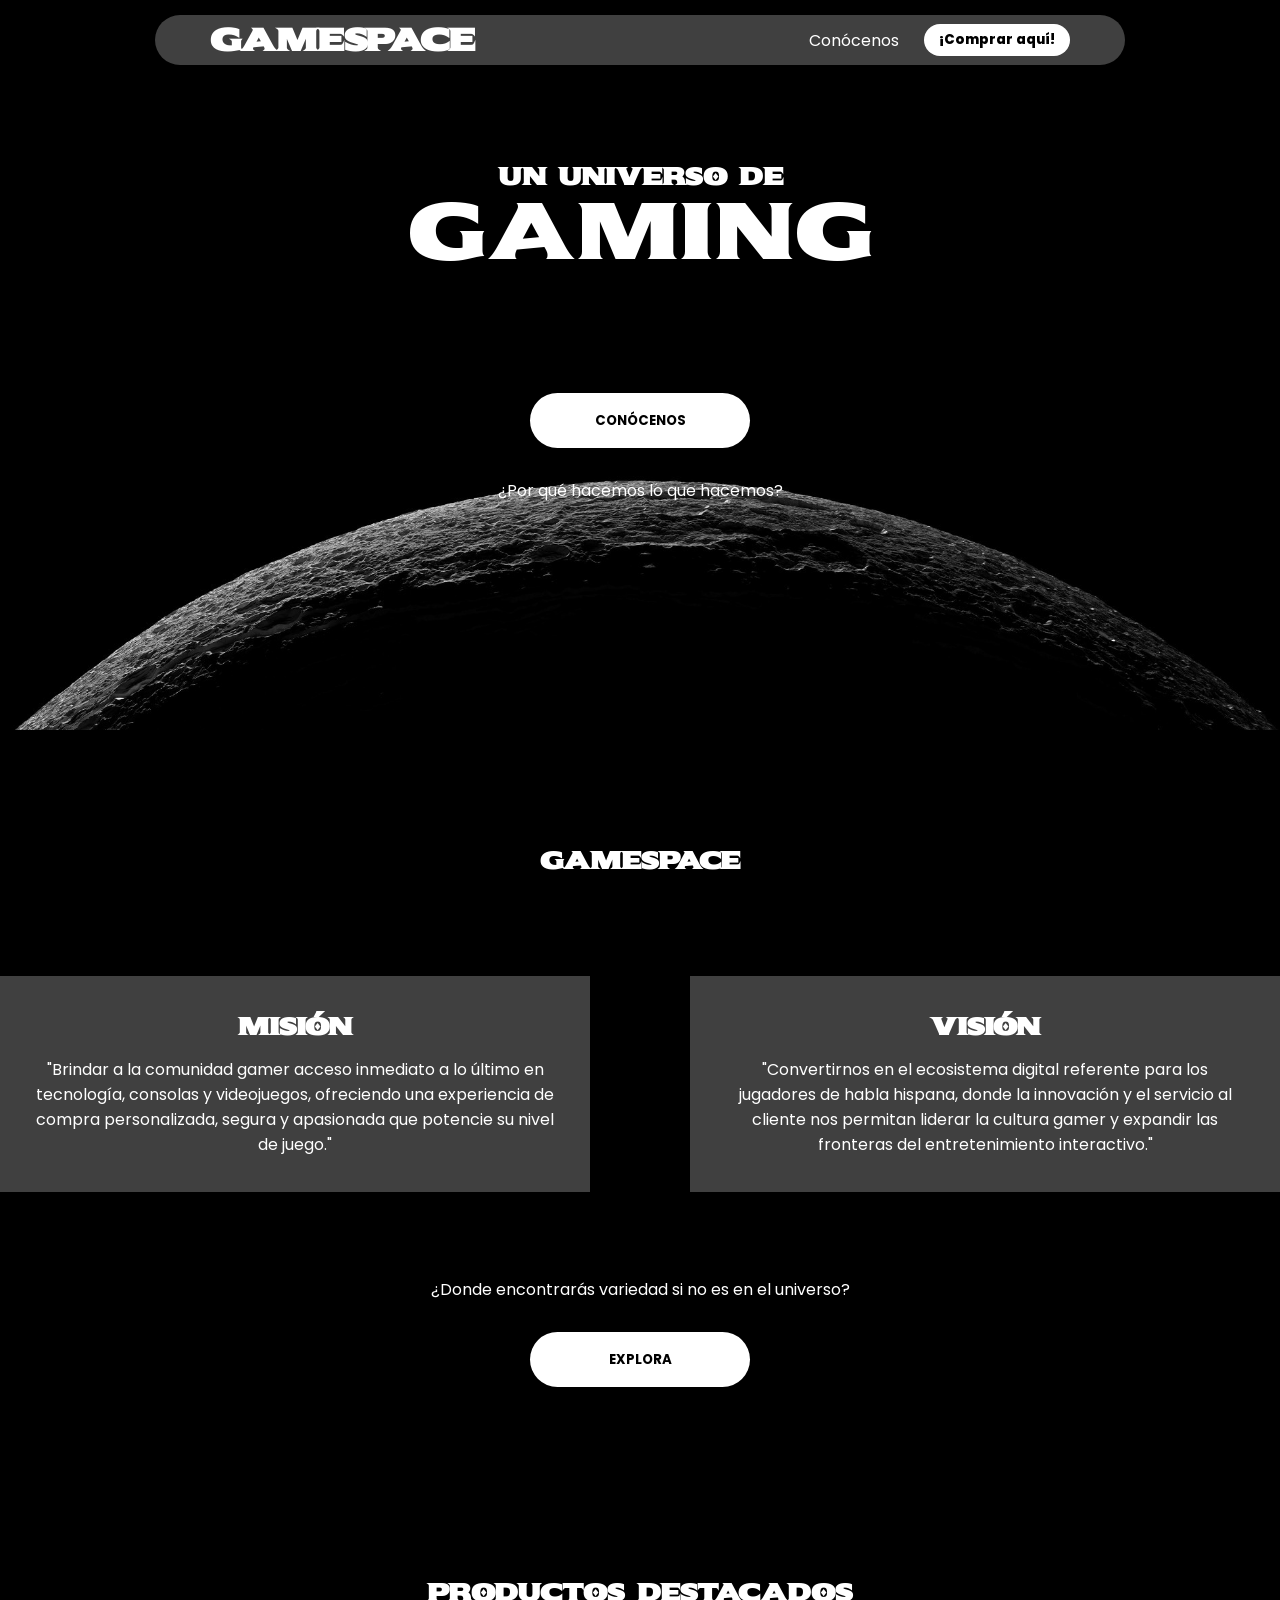
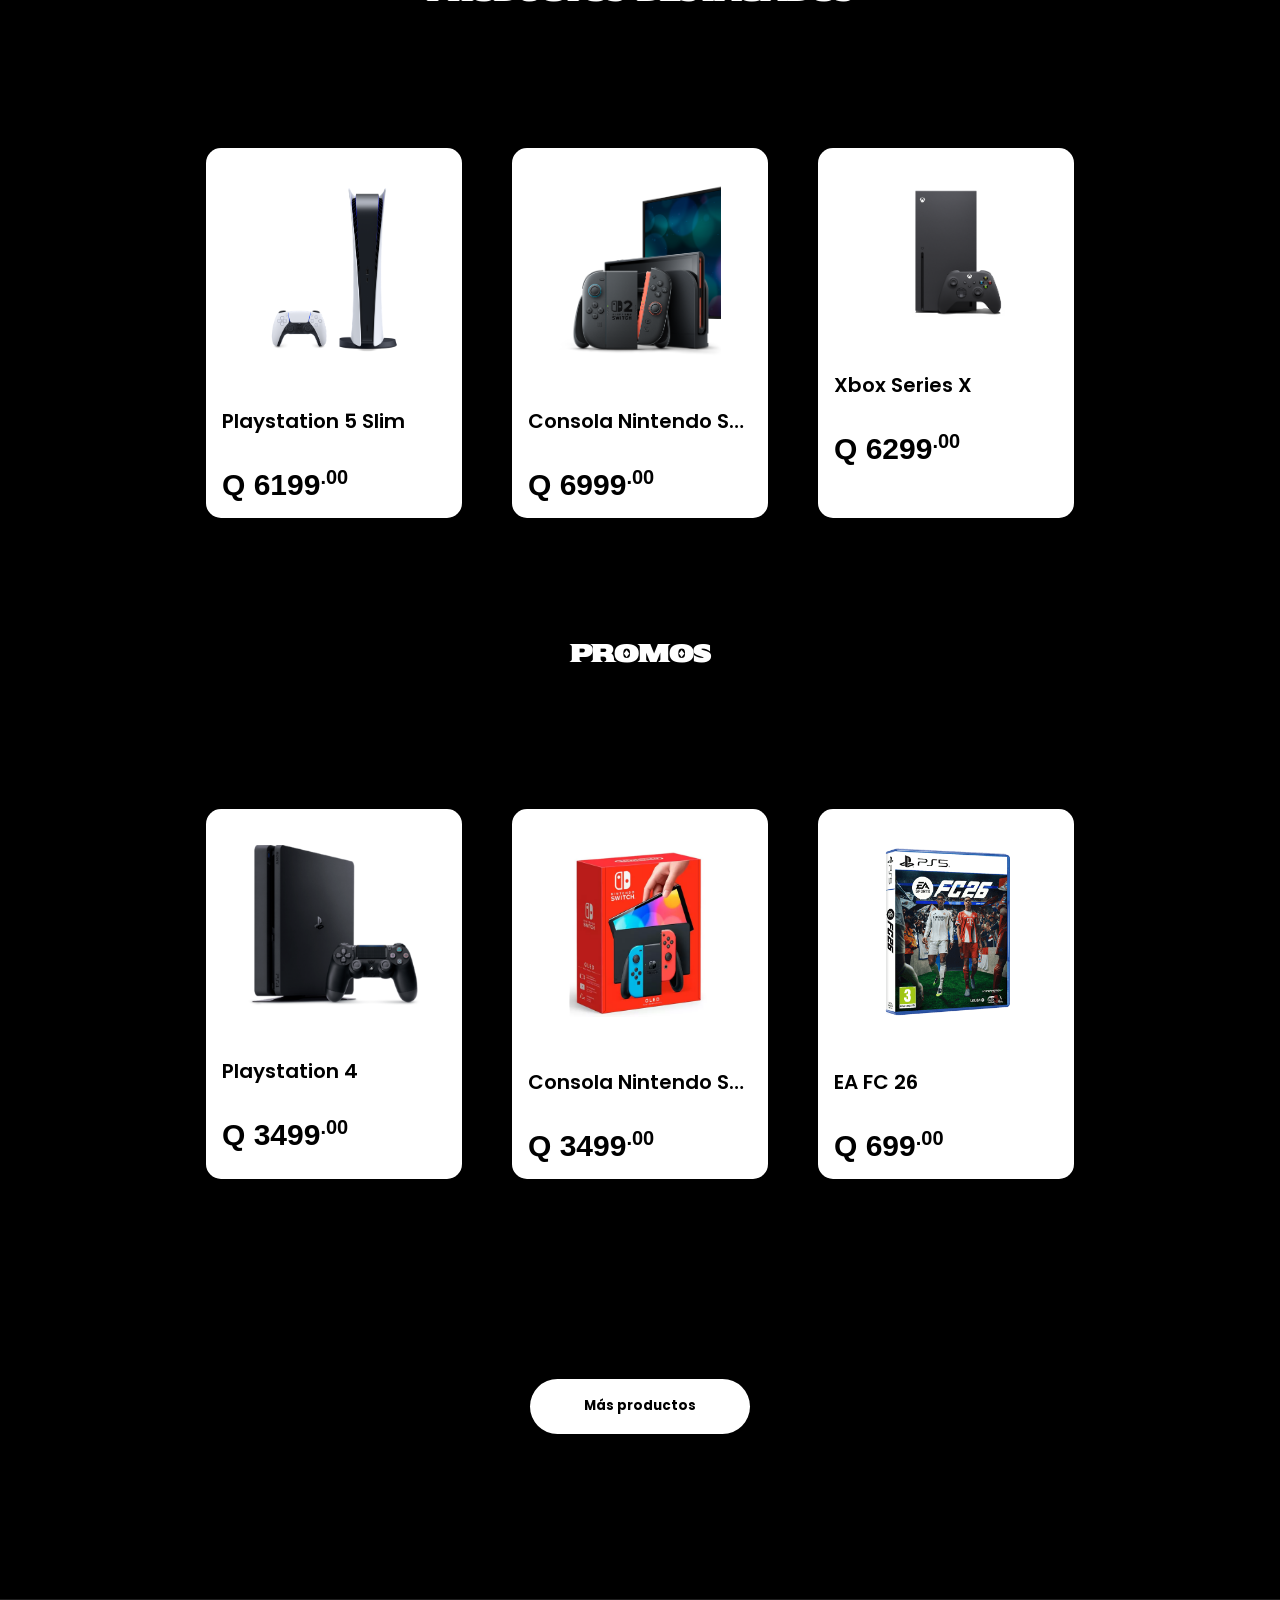
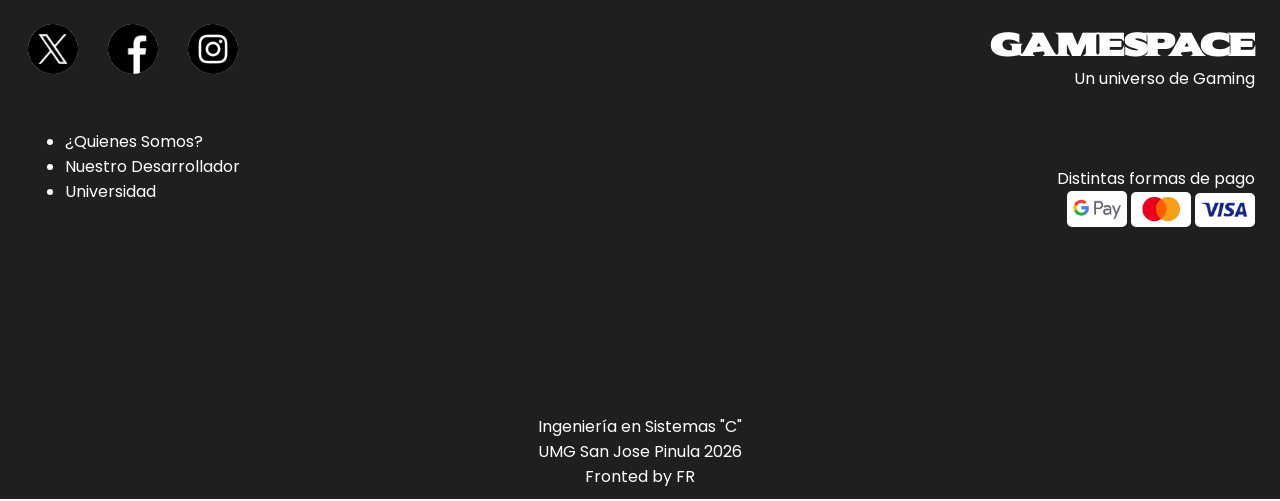
<file: index.html>
<!DOCTYPE html>
<html lang="en">
<head>
    <meta charset="UTF-8">
    <meta name="viewport" content="width=device-width, initial-scale=1.0">
    <title>GAMESPACE</title>
    <link rel="stylesheet" href="./cssGamesWeb/CSSHome.css">
</head>
<body>

    
    <header id="header_navegador" class="header_navegador-AFA">
        <div><h1 class="gm_header-AFA"><a href="index.html">GameSpace</a></h1></div>
        <div class="div_on_header-AFA"><a href="aboutus-AFA.html">Conócenos</a><a href="Market-AFA.html"><button>¡Comprar aquí!</button></a></div>
    </header>

    <main class="main-AFA">

        <!-- --------------------------HOME_PAGE--------------------------------  -->

        <section id="section_home" class="section_home-AFA">
            <div id="div_titulo" class="div_titulo-AFA">
                <h1 class="universo-AFA">Un universo de</h1>
                <span class="spangaming-AFA">gaming</span>
            </div>

            <div id="div_conocenos" class="div_conocenos-AFA">
                <a href="#mv"><button id="b_conocenos" class="b_conocenos-AFA">CONÓCENOS</button></a>
                <p>¿Por qué hacemos lo que hacemos?</p>
            </div>
        </section>
    

        <!-- --------------------------HOME_PAGE--------------------------------  -->


        <!-- --------------------------MISION_VISION--------------------------------  -->

        <section id="mv" class="mv-AFA">
            <div id="mision_title" class="mision_title-AFA">
                <h1 id="GameSpace" class="GameSpace-AFA"><a href="index.html">GameSpace</a></h1>
            </div>

            <div id="mision_vision" class="mision_vision-AFA">
                <div id="mision" class="mision-AFA">

                    <h2>MISIÓN</h2>
                    <p>"Brindar a la comunidad gamer acceso inmediato a lo último en tecnología, consolas y videojuegos, ofreciendo una experiencia de compra personalizada, segura y apasionada que potencie su nivel de juego."</p>

                </div>
                <div id="vision" class="vision-AFA">

                    <h2>VISIÓN</h2>
                    <p>"Convertirnos en el ecosistema digital referente para los jugadores de habla hispana, donde la innovación y el servicio al cliente nos permitan liderar la cultura gamer y expandir las fronteras del entretenimiento interactivo."</p>

                </div>
            </div>

            <div id="div_market" class="div_market-AFA">
                <p>¿Donde encontrarás variedad si no es en el universo?</p>
                <a href="#section_productos">
                    <button id="b_conocenos" class="b_conocenos-AFA">EXPLORA</button>
                </a>
            </div>
        </section>

        <!-- --------------------------MISION_VISION--------------------------------  -->


        <!-- --------------------------PRODUCTOS_PAGE--------------------------------  -->

        <section id="section_productos" class="section_productos-AFA">
            <div id="divpromoproducto" class="promoproducto-AFA">
                <div id="section_productos_title" class="section_productos_title-AFA"><h1>Productos Destacados</h1></div>
                <div id="destacadosdiv" class="destacadosdiv-AFA"></div>
                <div id="promo_title" class="promo_title-AFA"><h1>Promos</h1></div>
                <div id="promosdiv" class="promosdiv-AFA"></div>
            </div>
            </div>

            <div id="div_masproducto" class="div_masproducto-AFA">

                <a href="Market-AFA.html">
                    <button id="b_masproductos" class="b_masproductos-AFA">Más productos</button>
                </a>

            </div>

        </section>

        <!-- --------------------------PRODUCTOS_PAGE--------------------------------  -->

        <!-- ------------------FOOTER------------------------------- -->

    
        <footer class="footer-AFA">
            <div class="first_foot-AFA">
                <div class="info_general_footer-AFA">
                    <div class="redes-AFA">
                        <a class="a_redes-AFA" href="https://x.com/"><img class="imgsocial-AFA" src="./assets/gorjeo.png" alt="facebook"></a>
                        <a class="a_redes-AFA" href="https://www.facebook.com/"><img class="imgsocial-AFA" src="./assets/facebook (1).png" alt="facebook"></a>
                        <a class="a_redes-AFA" href="https://www.instagram.com/"><img class="imgsocial-AFA" src="./assets/instagram (1).png" alt="facebook"></a>
                    </div>
                    <div>
                        <ul>
                            <li><a href="aboutus-AFA.html">¿Quienes Somos?</a></li>
                            <li><a href="aboutus-AFA.html#fer_caption">Nuestro Desarrollador</a></li>
                            <li><a href="https://www.umg.edu.gt/">Universidad</a></li>
                        </ul>
                    </div>
                </div>
                <div class="info_pago-AFA">
                    <div><h1>GameSpace</h1><p>Un universo de Gaming</p></div>
                    <div>
                        <p>Distintas formas de pago</p>
                        <img class="imgpago-AFA" src="./assets/googlepay.png" alt="googlepay">
                        <img class="imgpago-AFA" src="./assets/mastercard.png" alt="mastercard">
                        <img class="imgpago-AFA" src="./assets/visa.png" alt="visa">
                    </div>
                </div>
            </div>
            <div class="second_foot-AFA">
                <p>Ingeniería en Sistemas "C"</p>
                <p>UMG San Jose Pinula 2026</p>
                <p>Fronted by FR</p>
            </div>
        </footer>           
    </main>

        <!-- ------------------FOOTER------------------------------- -->

</body>

<script src="./jsGamesWeb/js_index.js"></script>

</html>
</file>
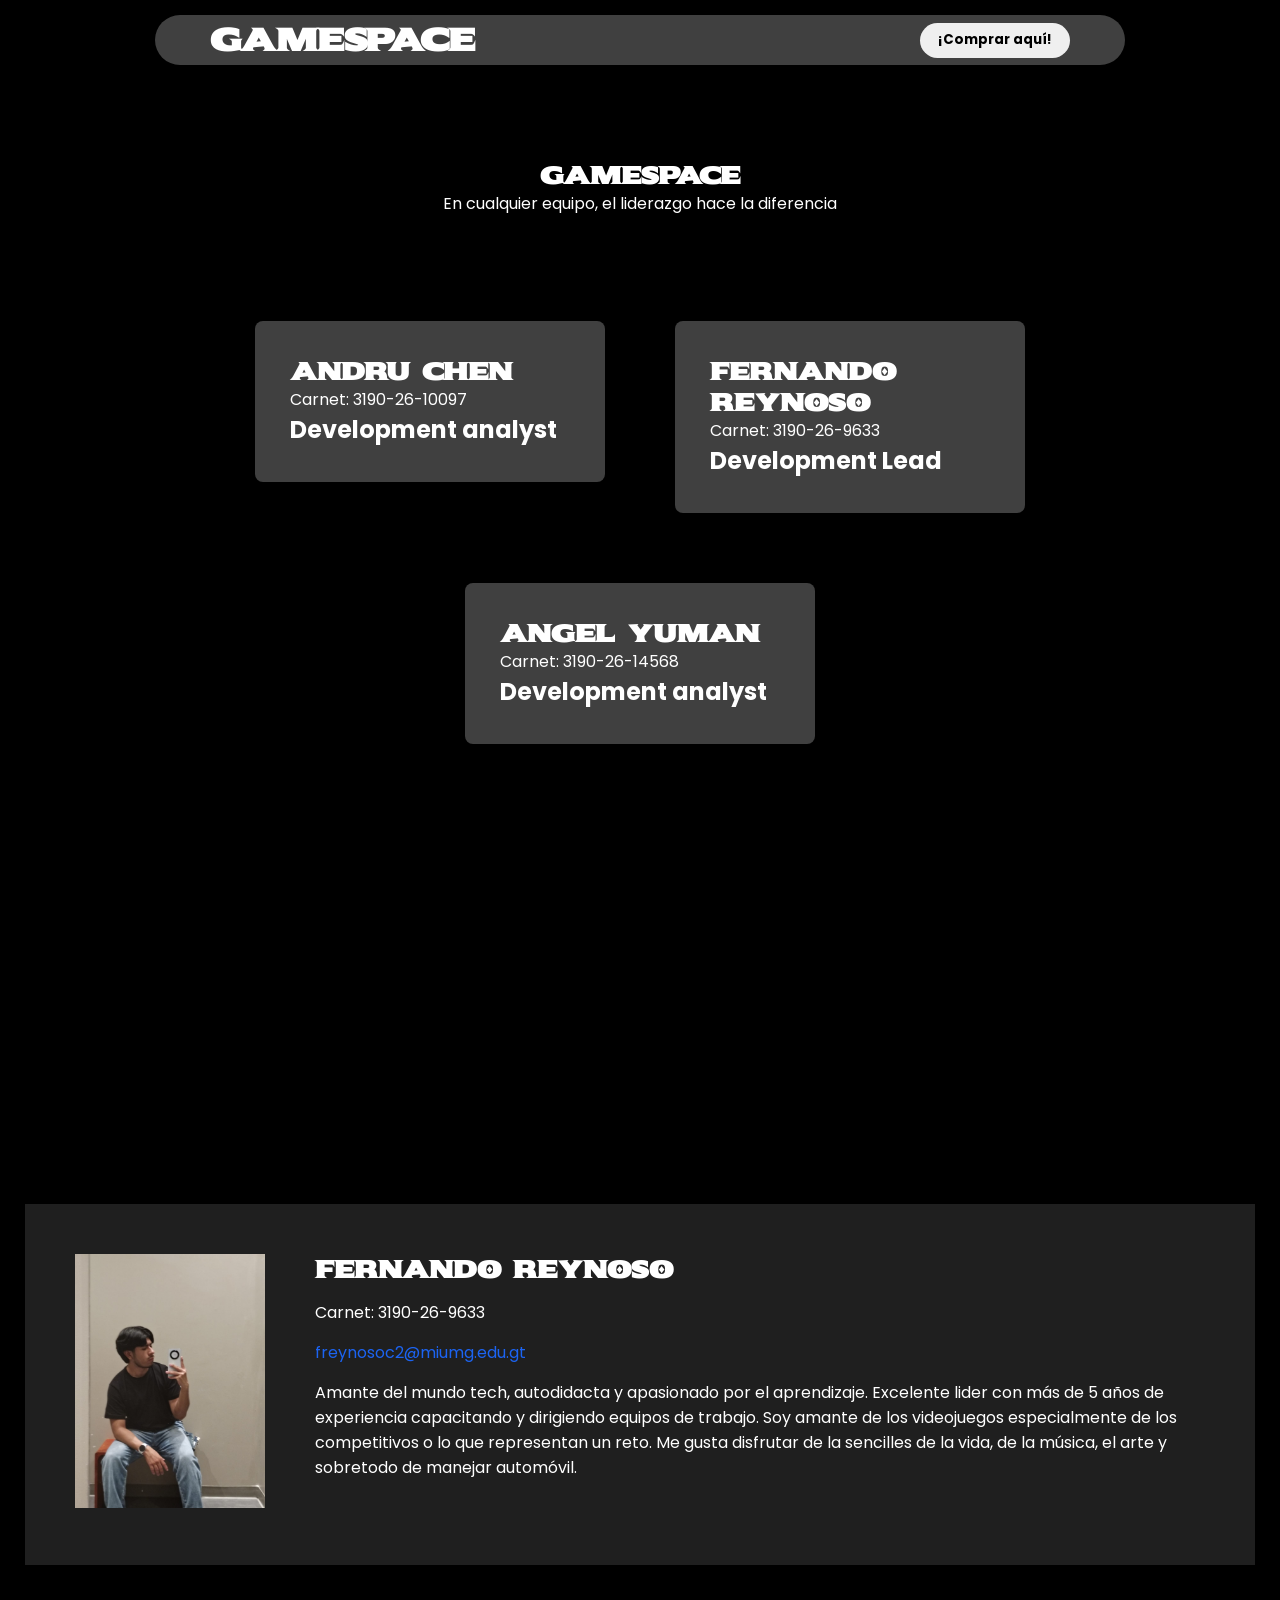
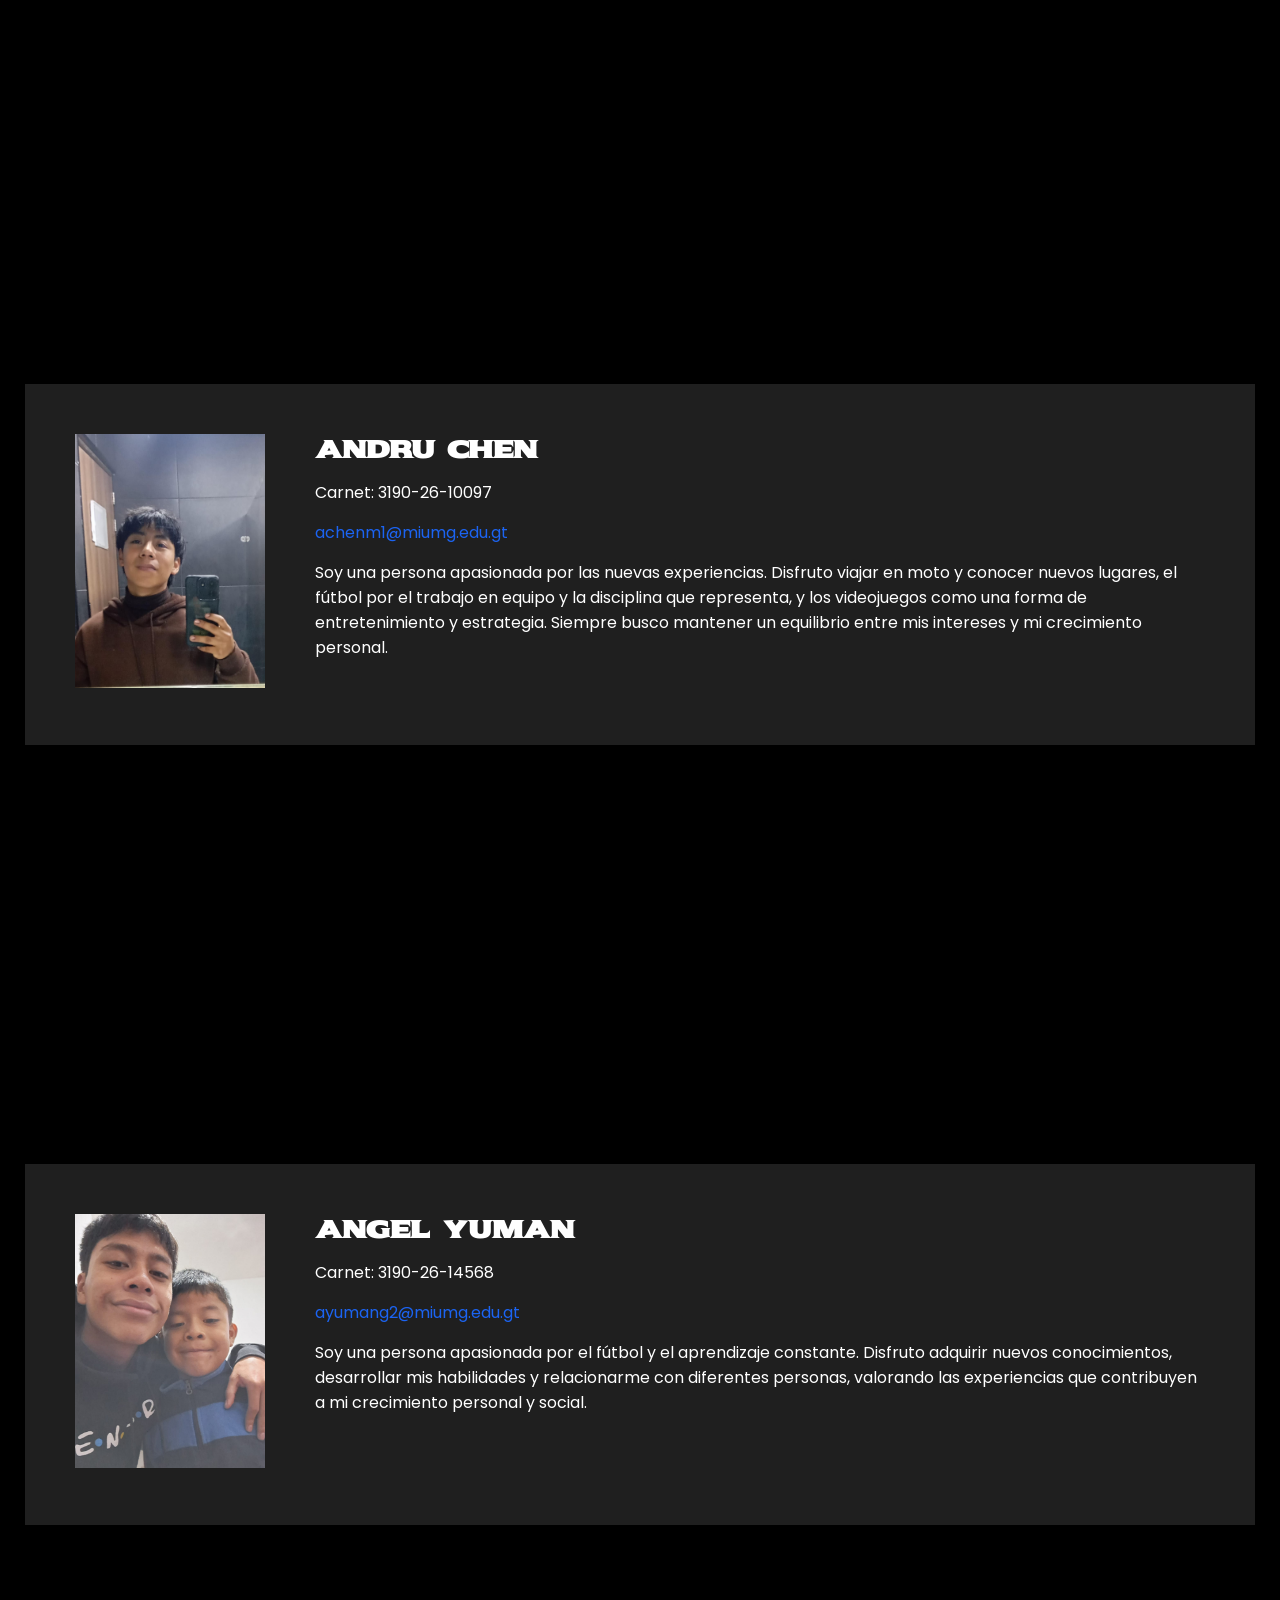
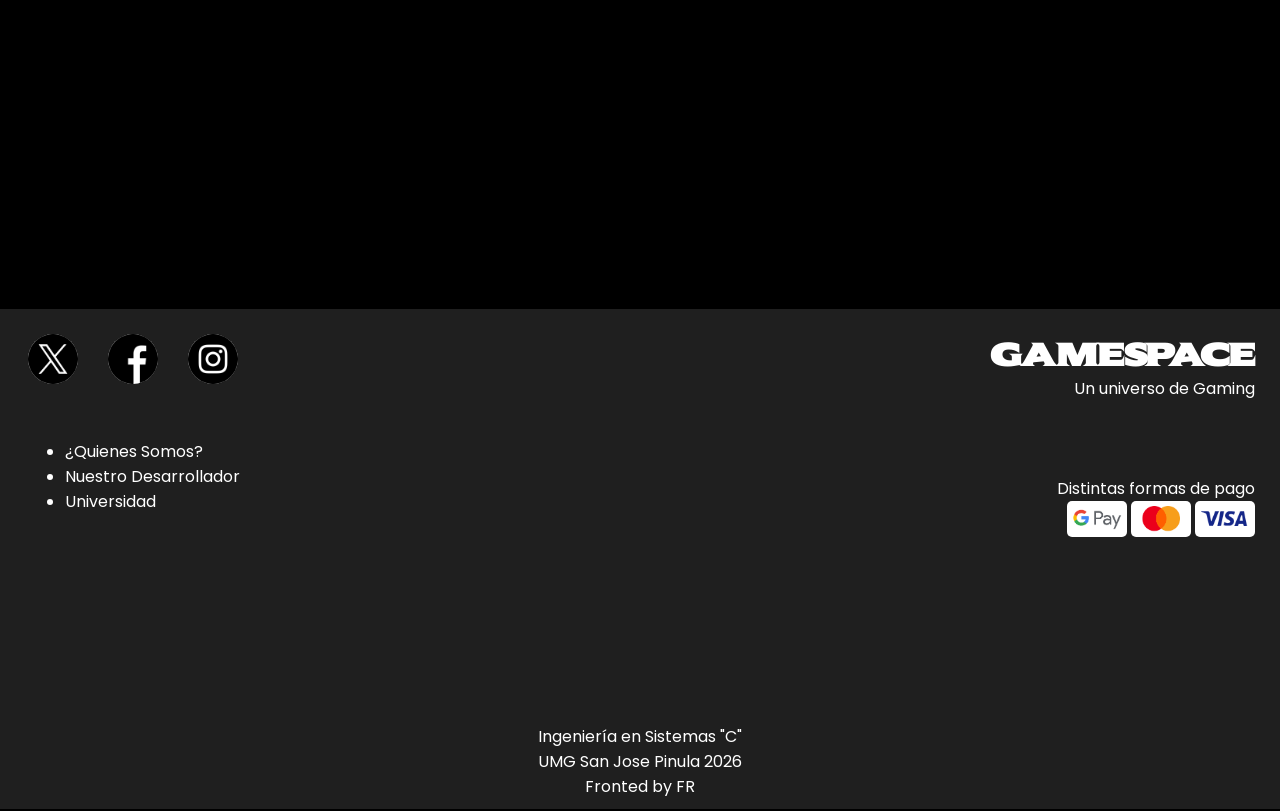
<file: aboutus-AFA.html>
<!DOCTYPE html>
<html lang="en">
<head>
    <meta charset="UTF-8">
    <meta name="viewport" content="width=device-width, initial-scale=1.0">
    <title>Quienes Somos</title>
    <link rel="stylesheet" href="cssGamesWeb/CSSAboutUs.css">
</head>

<body>
    
    <header class="header_navegador-AFA">
        <div><a href="index.html"><h1>GameSpace</h1></a></div>
        <div><a href="Market-AFA.html"><button>¡Comprar aquí!</button></a></div>
    </header>

    <main class="main-AFA">

        <section class="creadores_section-AFA">
            <div class="div_frase-AFA"><h1>GameSpace</h1><p>En cualquier equipo, el liderazgo hace la diferencia</p></div>
            <div class="creadores-AFA">
                <div class="div_creador-AFA">
                    <a class="a_creador-AFA" href="#andru_caption">
                        <!-- <div class="div_imagen-AFA"><img src="assets/fernando.jpeg" alt="Fernando Reynoso"></div> -->
                        <div>
                            <h1>Andru Chen</h1>
                            <p>Carnet: 3190-26-10097</p>
                            <h2>Development analyst</h2>
                        </div>
                    </a>
                </div>
                <div class="div_creador-AFA">
                    <a class="a_creador-AFA" href="#fer_caption">
                        <!-- <div class="div_imagen-AFA"><img src="assets/fernando.jpeg" alt="Fernando Reynoso"></div> -->
                        <div>
                            <h1>Fernando Reynoso</h1>
                            <p>Carnet: 3190-26-9633</p>
                            <h2>Development Lead</h2>
                        </div>
                    </a>
                </div>
                <div class="div_creador-AFA">
                    <a class="a_creador-AFA" href="#angel_caption">
                        <!-- <div class="div_imagen-AFA"><img src="assets/fernando.jpeg" alt="Fernando Reynoso"></div> -->
                        <div>
                            <h1>Angel Yuman</h1>
                            <p>Carnet: 3190-26-14568</p>
                            <h2>Development analyst</h2>
                        </div>
                    </a>
                </div>
            </div>
        </section>

        <section class="section_creadores_info-AFA">

            <div id="fer_caption" class="creador_caption-AFA">
                <div class="div_bloque_creador-AFA">
                    <div><img src="assets/fernando.jpeg" alt="FernandoReynoso"></div>
                    <div class="info_creador-AFA">
                        <h1>Fernando Reynoso</h1>
                        <p>Carnet: 3190-26-9633</p>
                        <a class="email-AFA" href="mailto:freynosoc2@miumg.edu.gt">freynosoc2@miumg.edu.gt</a>
                        <p>Amante del mundo tech, autodidacta y apasionado por el aprendizaje. Excelente lider con más de 5 años de experiencia capacitando y dirigiendo equipos de trabajo. Soy amante de los videojuegos especialmente de los competitivos o lo que representan un reto. Me gusta disfrutar de la sencilles de la vida, de la música, el arte y sobretodo de manejar automóvil.</p>
                    </div>
                </div>
            </div>
            <div id="andru_caption" class="creador_caption-AFA">
                <div class="div_bloque_creador-AFA">
                    <div><img src="assets/andru.png" alt="FernandoReynoso"></div>
                    <div class="info_creador-AFA">
                        <h1>Andru Chen</h1>
                        <p>Carnet: 3190-26-10097</p>
                        <a class="email-AFA" href="mailto:achenm1@miumg.edu.gt">achenm1@miumg.edu.gt</a>
                        <p>Soy una persona apasionada por las nuevas experiencias. Disfruto viajar en moto y conocer nuevos lugares, el fútbol por el trabajo en equipo y la disciplina que representa, y los videojuegos como una forma de entretenimiento y estrategia. Siempre busco mantener un equilibrio entre mis intereses y mi crecimiento personal.</p>
                    </div>
                </div>
            </div>
            <div id="angel_caption" class="creador_caption-AFA">
                <div class="div_bloque_creador-AFA">
                    <div><img src="assets/angel.jpeg" alt="FernandoReynoso"></div>
                    <div class="info_creador-AFA">
                        <h1>Angel Yuman</h1>
                        <p>Carnet: 3190-26-14568</p>
                        <a class="email-AFA" href="mailto:ayumang2@miumg.edu.gt">ayumang2@miumg.edu.gt</a>
                        
                        <p>Soy una persona apasionada por el fútbol y el aprendizaje constante. Disfruto adquirir nuevos conocimientos, desarrollar mis habilidades y relacionarme con diferentes personas, valorando las experiencias que contribuyen a mi crecimiento personal y social.</p>
                    </div>
                </div>
            </div>
            
        </section>

    </main>

    <footer class="footer-AFA">
        <div class="first_foot-AFA">
            <div class="info_general_footer-AFA">
                <div class="redes-AFA">
                    <a class="a_redes-AFA" href="https://x.com/"><img class="imgsocial-AFA" src="./assets/gorjeo.png" alt="facebook"></a>
                    <a class="a_redes-AFA" href="https://www.facebook.com/"><img class="imgsocial-AFA" src="./assets/facebook (1).png" alt="facebook"></a>
                    <a class="a_redes-AFA" href="https://www.instagram.com/"><img class="imgsocial-AFA" src="./assets/instagram (1).png" alt="facebook"></a>
                </div>
                <div>
                    <ul>
                        <li><a href="aboutus-AFA.html">¿Quienes Somos?</a></li>
                        <li><a href="aboutus-AFA.html#fer_caption">Nuestro Desarrollador</a></li>
                        <li><a href="https://www.umg.edu.gt/">Universidad</a></li>
                    </ul>
                </div>
            </div>
            <div class="info_pago-AFA">
                <div><h1>GameSpace</h1><p>Un universo de Gaming</p></div>
                <div>
                    <p>Distintas formas de pago</p>
                    <img class="imgpago-AFA" src="./assets/googlepay.png" alt="googlepay">
                    <img class="imgpago-AFA" src="./assets/mastercard.png" alt="mastercard">
                    <img class="imgpago-AFA" src="./assets/visa.png" alt="visa">
                </div>
            </div>
        </div>
        <div class="second_foot-AFA">
            <p>Ingeniería en Sistemas "C"</p>
            <p>UMG San Jose Pinula 2026</p>
            <p>Fronted by FR</p>
        </div>
    </footer>



</body>

</html>
</file>
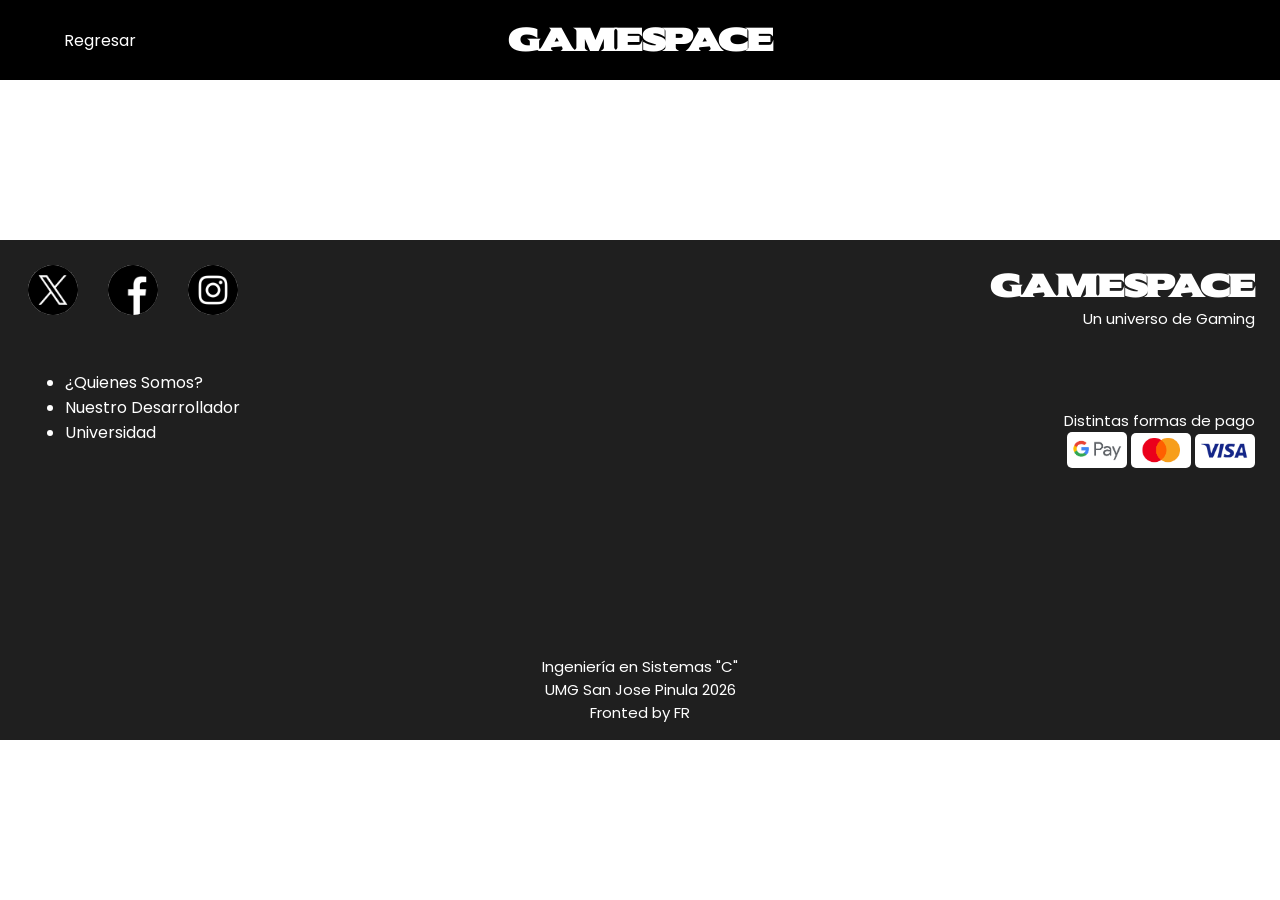
<file: compratarjeta-AFA.html>
<!DOCTYPE html>
<html lang="en">
<head>
    <meta charset="UTF-8">
    <meta name="viewport" content="width=device-width, initial-scale=1.0">
    <title>Varios</title>
    <link rel="stylesheet" href="cssGamesWeb/CSSCompratarjeta.css">
</head>
<body>

    <header class="header-AFA">
        <div class="div_regresar-AFA"><a href="Market-AFA.html">Regresar</a></div>
        <div class="div_Gamespace-AFA"><h1><a href="index.html">GameSpace</a></h1></div>
    </header>

    <main>
        <section id="section_compra_producto_AFA" class="section_compra_producto-AFA">
        </section>
    </main>

    <footer class="footer-AFA">
        <div class="first_foot-AFA">
            <div class="info_general_footer-AFA">
                <div class="redes-AFA">
                    <a class="a_redes-AFA" href="https://x.com/"><img class="imgsocial-AFA" src="./assets/gorjeo.png" alt="facebook"></a>
                    <a class="a_redes-AFA" href="https://www.facebook.com/"><img class="imgsocial-AFA" src="./assets/facebook (1).png" alt="facebook"></a>
                    <a class="a_redes-AFA" href="https://www.instagram.com/"><img class="imgsocial-AFA" src="./assets/instagram (1).png" alt="facebook"></a>
                </div>
                <div>
                    <ul>
                        <li><a href="aboutus-AFA.html">¿Quienes Somos?</a></li>
                        <li><a href="aboutus-AFA.html#fer_caption">Nuestro Desarrollador</a></li>
                        <li><a href="https://www.umg.edu.gt/">Universidad</a></li>
                    </ul>
                </div>
            </div>
            <div class="info_pago-AFA">
                <div><h1>GameSpace</h1><p>Un universo de Gaming</p></div>
                <div>
                    <p>Distintas formas de pago</p>
                    <img class="imgpago-AFA" src="./assets/googlepay.png" alt="googlepay">
                    <img class="imgpago-AFA" src="./assets/mastercard.png" alt="mastercard">
                    <img class="imgpago-AFA" src="./assets/visa.png" alt="visa">
                </div>
            </div>
        </div>
        <div class="second_foot-AFA">
            <p>Ingeniería en Sistemas "C"</p>
            <p>UMG San Jose Pinula 2026</p>
            <p>Fronted by FR</p>
        </div>
    </footer>
    
</body>

<script src="jsGamesWeb/js_comprartarjeta.js"></script>
</html>
</file>
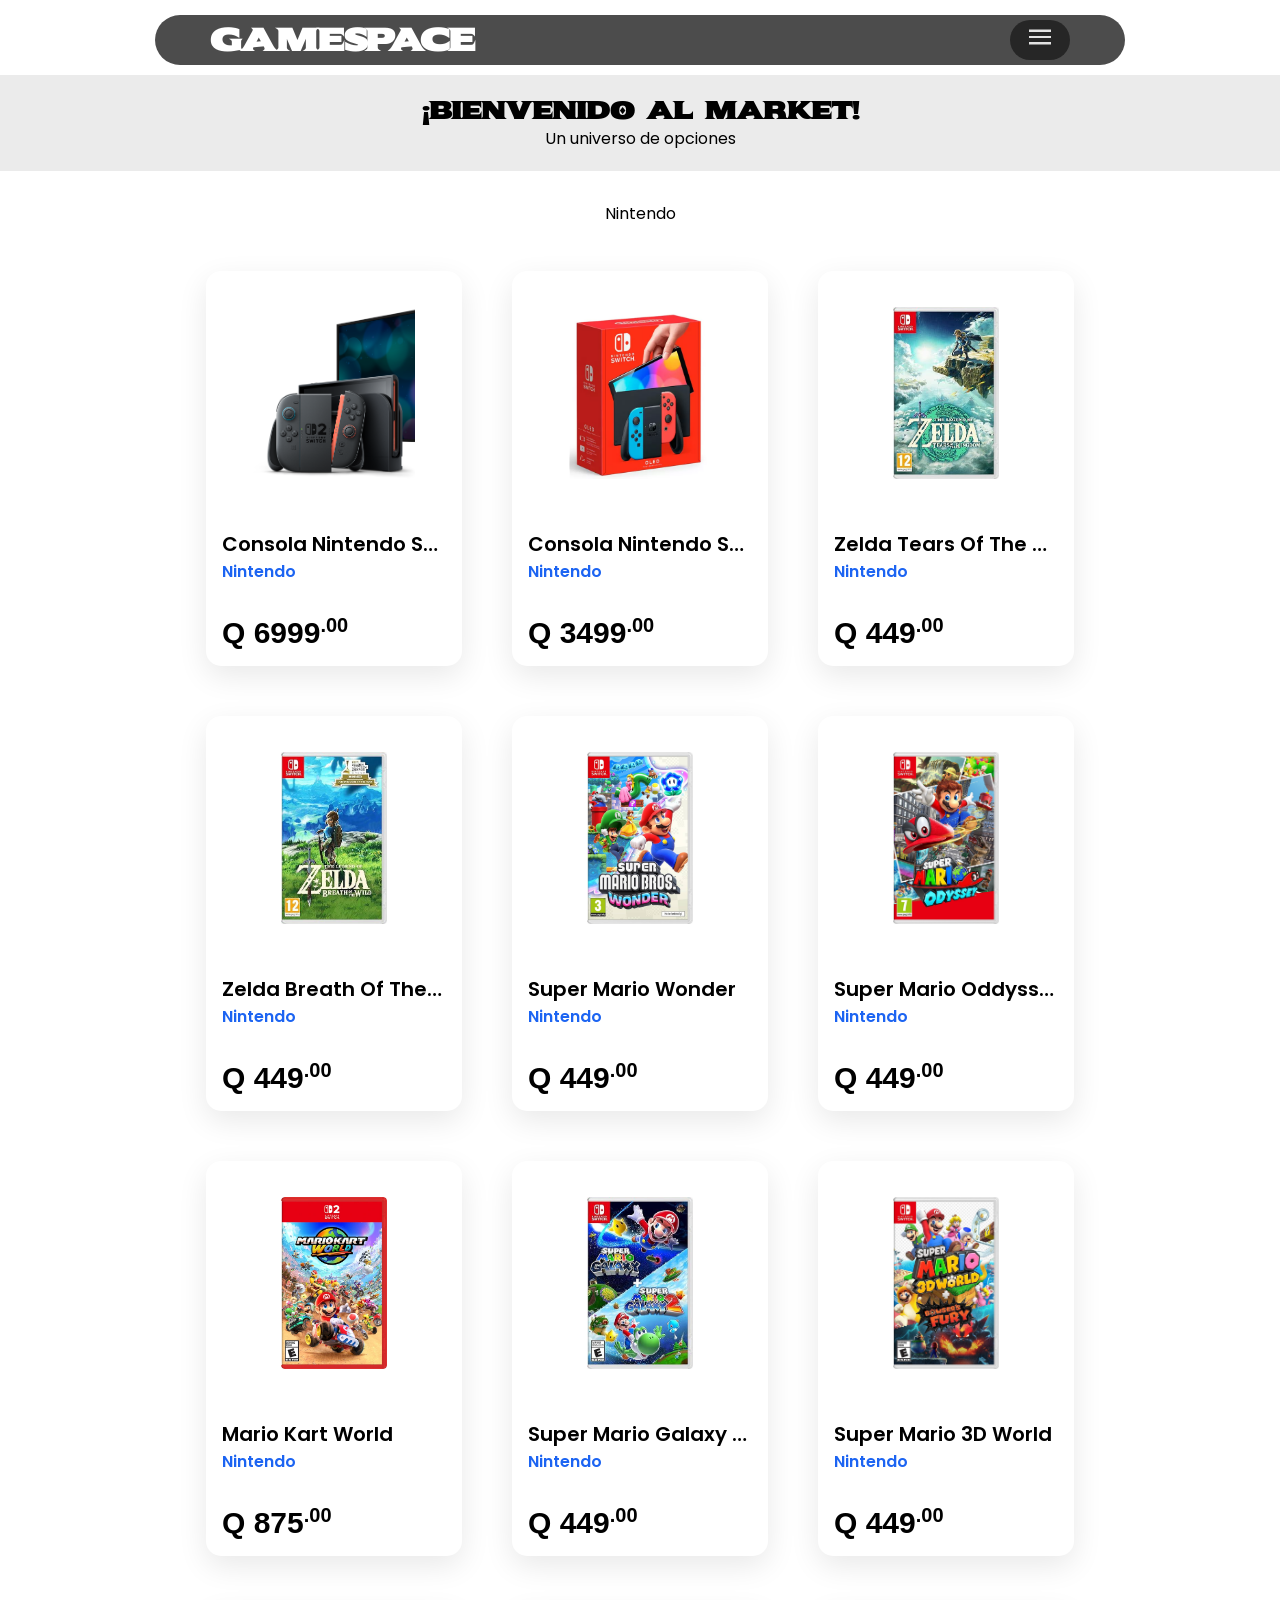
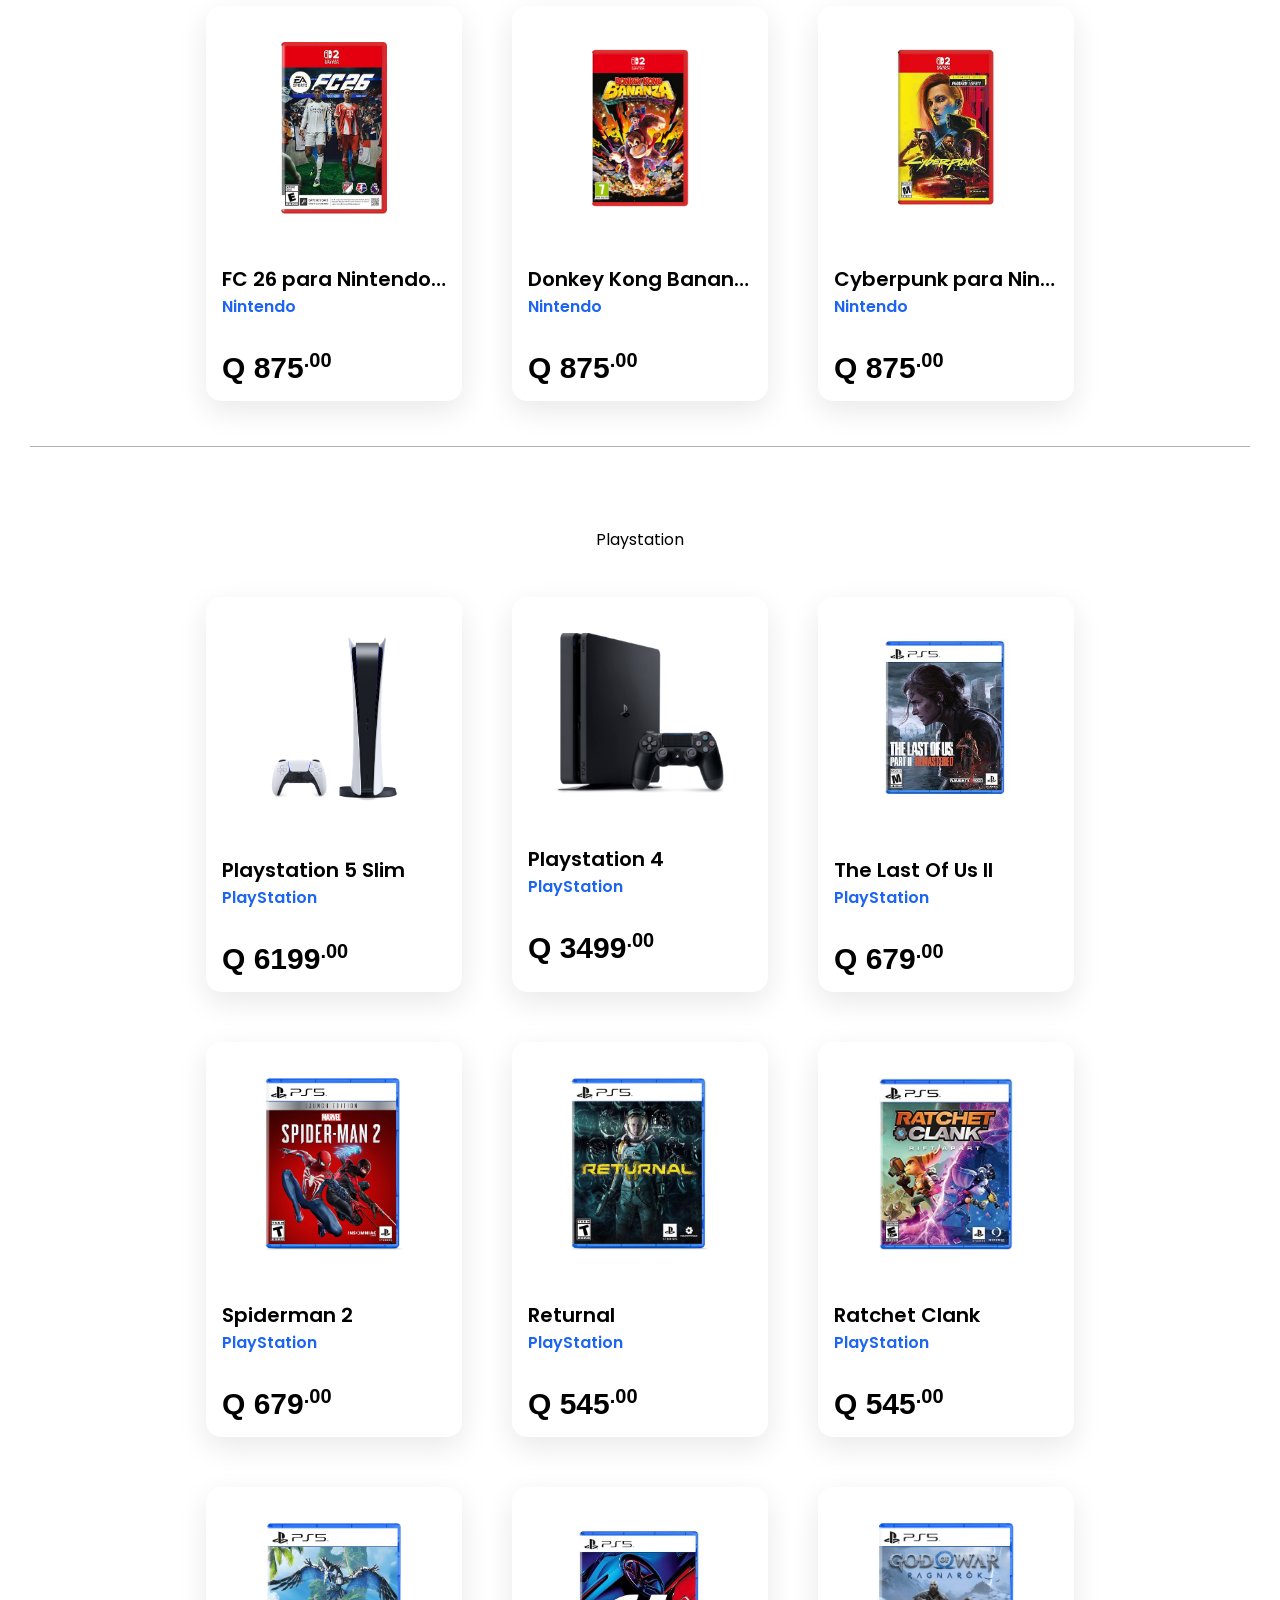
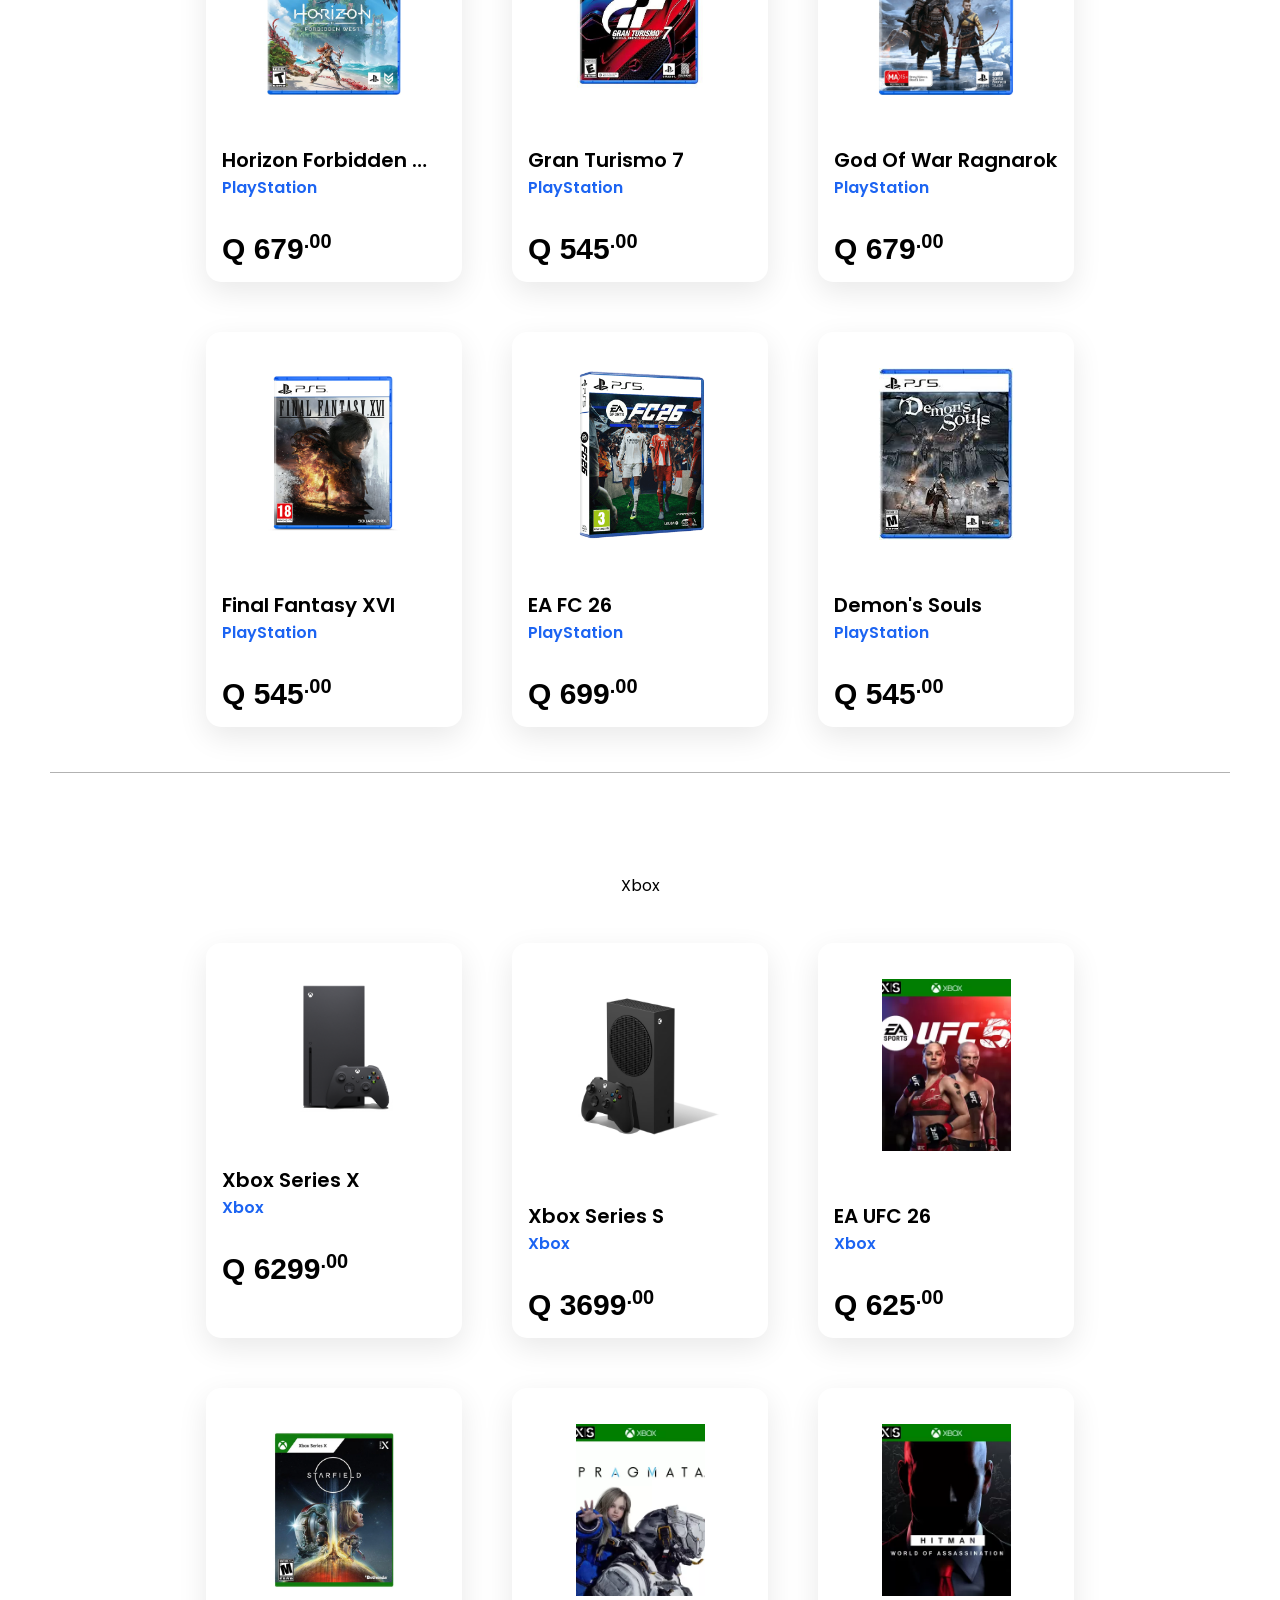
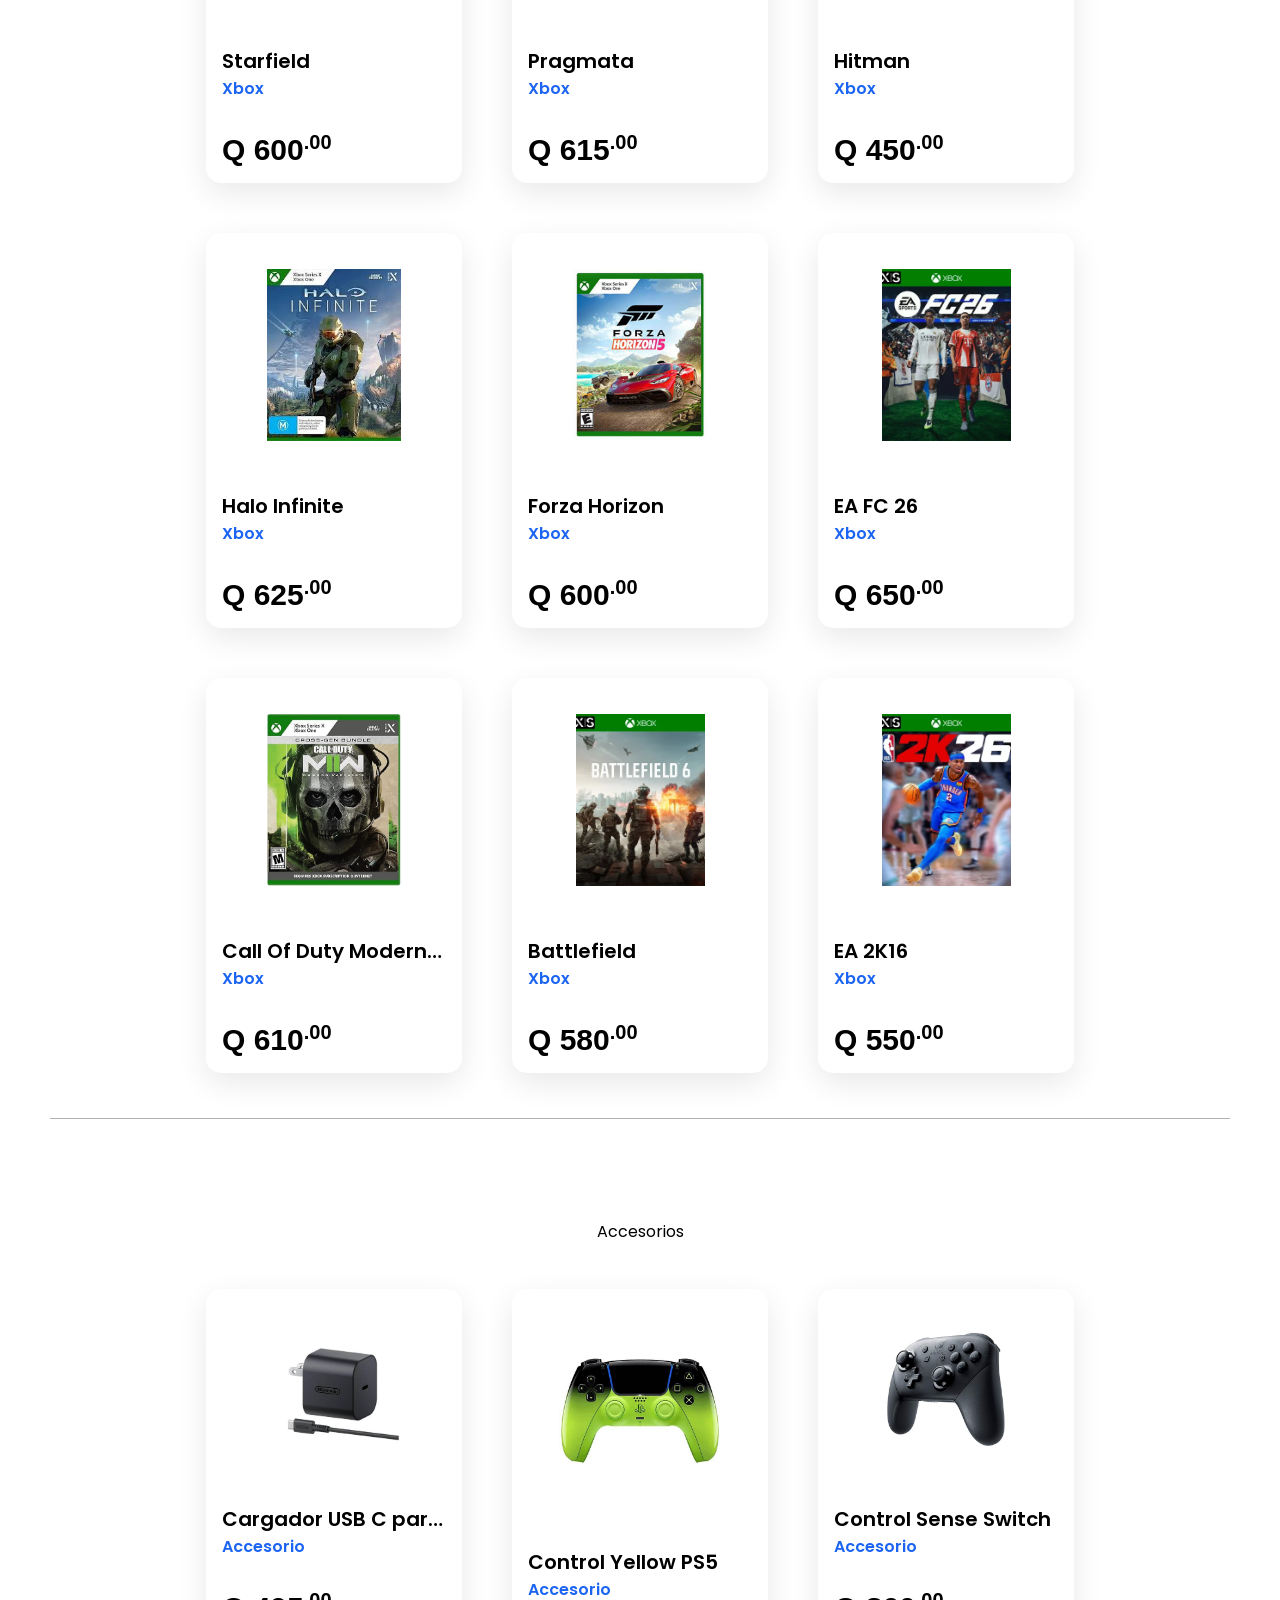
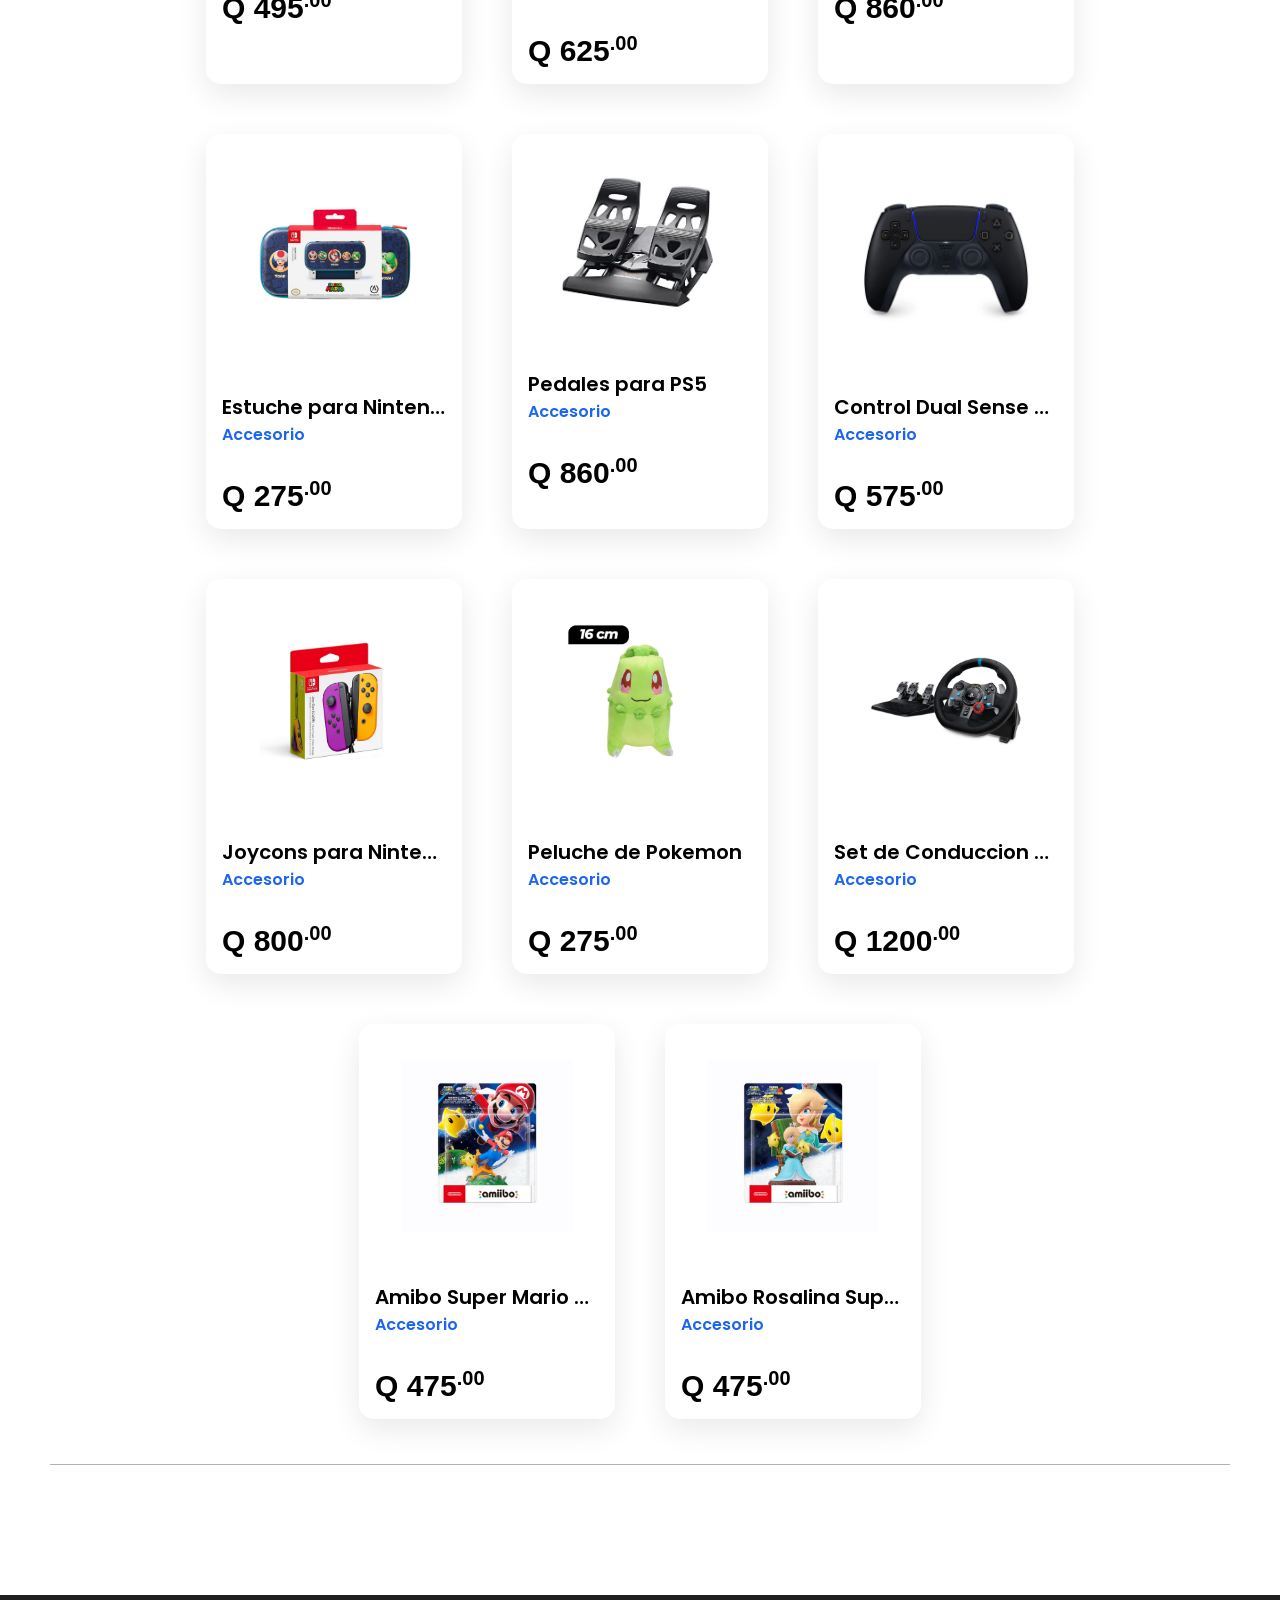
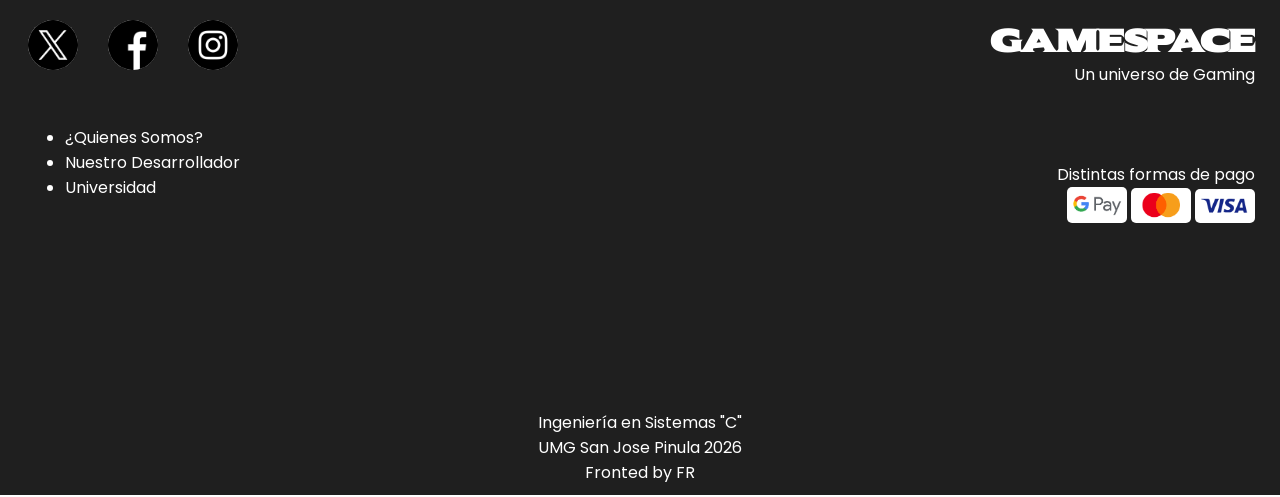
<file: Market-AFA.html>
<!DOCTYPE html>
<html lang="en">
<head>
    <meta charset="UTF-8">
    <meta name="viewport" content="width=device-width, initial-scale=1.0">
    <title>GAMESPACE MARKET</title>
    <link rel="stylesheet" href="cssGamesWeb/CSSMarket.css">
</head>
<body>

    <aside id="aside" class="aside-AFA">
        <h2 id="GameSpace_aside" class="GameSpace_aside-AFA">GAMESPACE</h2>
            <ul id="ul_aside" class="ul_aside-AFA">
                <li><button id="aside_all" class="aside_all-AFA">Todos</button></li>
                <li><button id="aside_nintendo" class="aside_nintendo-AFA">NINTENDO</button></li>
                <li><button id="aside_ps" class="aside_ps-AFA">PLAYSTATION</button></li>
                <li><button id="aside_xbox" class="aside_xbox-AFA">XBOX</button></li>
                <li><button id="aside_accesorios" class="aside_accesorios-AFA">ACCESORIOS</button></li>
            </ul>
    </aside>

    <div id="overlay" class="overlay-AFA"></div>

    <header id="header_navegador" class="header_navegador-AFA">
        <div id="GameSpace" class="GameSpace-AFA"><h1><a id="a_gamespace" class="a_gamespace-AFA" href="index.html">GameSpace</a></xh1></div>
        <div><button id="menu" class="menu-AFA"><img src="assets/menu.png" alt="menu"></button></div>
    </header>

    <main id="main" class="main-AFA">
        <section id="market_title_section" class="market_title_section-AFA">
            <div id="welcome_market" class="welcome_market-AFA">
                <h1>¡Bienvenido al Market!</h1>
                <p>Un universo de opciones</p>
            </div>
            
        </section>

        <section id="nintendo_section" class="nintendo_section-AFA">
            <div>Nintendo</div>
            <div id="productos_nintendo" class="productos_nintendo-AFA">
            </div>
        </section>

        <section id="playstation_section" class="playstation_section-AFA">
            <div>Playstation</div>
            <div id="productos_playstation" class="productos_playstation-AFA">
            </div>
        </section>

        <section id="xbox_section" class="xbox_section-AFA">
            <div>Xbox</div>
            <div id="productos_xbox" class="productos_xbox-AFA">
            </div>
        </section>

        <section id="accesorios_section" class="accesorios_section-AFA">
            <div>Accesorios</div>
            <div id="accesorios" class="accesorios-AFA">
            </div>
        </section>
    </main>

    <footer class="footer-AFA">
        <div class="first_foot-AFA">
            <div class="info_general_footer-AFA">
                <div class="redes-AFA">
                    <a class="a_redes-AFA" href="https://x.com/"><img class="imgsocial-AFA" src="./assets/gorjeo.png" alt="facebook"></a>
                    <a class="a_redes-AFA" href="https://www.facebook.com/"><img class="imgsocial-AFA" src="./assets/facebook (1).png" alt="facebook"></a>
                    <a class="a_redes-AFA" href="https://www.instagram.com/"><img class="imgsocial-AFA" src="./assets/instagram (1).png" alt="facebook"></a>
                </div>
                <div>
                    <ul>
                        <li><a href="aboutus-AFA.html">¿Quienes Somos?</a></li>
                        <li><a href="aboutus-AFA.html#fer_caption">Nuestro Desarrollador</a></li>
                        <li><a href="https://www.umg.edu.gt/">Universidad</a></li>
                    </ul>
                </div>
            </div>
            <div class="info_pago-AFA">
                <div><h1>GameSpace</h1><p>Un universo de Gaming</p></div>
                <div>
                    <p>Distintas formas de pago</p>
                    <img class="imgpago-AFA" src="./assets/googlepay.png" alt="googlepay">
                    <img class="imgpago-AFA" src="./assets/mastercard.png" alt="mastercard">
                    <img class="imgpago-AFA" src="./assets/visa.png" alt="visa">
                </div>
            </div>
        </div>
        <div class="second_foot-AFA">
            <p>Ingeniería en Sistemas "C"</p>
            <p>UMG San Jose Pinula 2026</p>
            <p>Fronted by FR</p>
        </div>
    </footer>


</body>

<script src="jsGamesWeb/js_market.js"></script>
</html>
</file>
<file: cssGamesWeb/CSSHome.css>
@import url('https://fonts.googleapis.com/css2?family=Poppins:ital,wght@0,100;0,200;0,300;0,400;0,500;0,600;0,700;0,800;0,900;1,100;1,200;1,300;1,400;1,500;1,600;1,700;1,800;1,900&family=Sekuya&display=swap');

html{
    scroll-behavior: smooth;
}

* {
    margin: 0;
    box-sizing: border-box;
}

body{
    display: flex;
    flex-direction: column;
    background-size: cover;
    font-family: poppins;
    color: white;
    width: 100%;
    overflow-x: hidden;
}

.main-AFA{
    background-color: black;
    background-size: contain;
}

h1{
    font-family: sekuya;
}

button{
    font-family: poppins;
    font-weight: 800;
    background-color: white;
    border-radius: 25px;
    height: 32px;
    padding: 15px;
    display: flex;
    align-items: center;
    justify-content: center;
    border: none;
    transition: transform 0.3s ease-in-out;
}

button:hover{
    cursor: pointer;
    transform: scale(1.1);
}

/*------------------------------ENCABEZADO------------------------------*/

.header_navegador-AFA{
    background-color: rgba(128, 128, 128, 0.5);
    color: white;
    position: fixed;
    top: 15px;
    left: 50%;
    transform: translateX(-50%);
    display: flex;
    align-items: center;
    justify-content: space-between;
    width: 970px;
    height: 50px;
    padding-left: 55px;
    padding-right: 55px;
    border-radius: 50px;
    z-index: 9999;
}

.div_on_header-AFA{
    display: flex;
    align-items: center;
    gap: 25px;
}

.GameSpace-AFA{
    font-family: sekuya;
    margin: 0px;
}

a{
    color: white;
    text-decoration: none;
    display: flex;
}

.b_comprar{
    font-family: poppins;
    font-weight: 700;
    font-style: normal;
    width: 150px;
    height: 35px;
    border-radius: 100px;
    border: none;
    transition: transform 0.3s ease-in-out;
}

.b_comprar:hover{
    cursor: pointer;
    transform: scale(1.2);
}


/*------------------------------ENCABEZADO------------------------------*/

/*------------------------------HOME------------------------------*/

.section_home-AFA{
    background-image: url(../assets/space.jpg);
    background-size: cover;
    width: 100%;
    height: 730px;
    display: flex;
    flex-direction: column;
    align-items: center;
}

.div_titulo-AFA {
    display: flex;
    flex-direction: column;
    align-items: center;
    padding: 15px;
    margin-top: 150px;
    animation-name: aparecerYDeslizar;
    animation-duration: 1.9s;
    animation-timing-function: ease-out;
    animation-fill-mode: forwards;
}

.universo-AFA {
    margin: 0;
    line-height: 1;
}

.spangaming-AFA {
    font-family: sekuya;
    font-size: 80px;
    display: block;
    margin-top: -10px;
    
}

.div_conocenos-AFA{
    margin-top: 60px;
    gap: 30px;
    padding: 35px;
    display: flex;
    flex-direction: column;
    align-items: center;
}

.b_conocenos-AFA{
    font-family: poppins;
    font-weight: 700;
    font-style: normal;
    width: 220px;
    height: 55px;
    padding: 15px;
    border-radius: 100px;
    border: none;
    transition: transform 0.3s ease-in-out;
}

.b_conocenos-AFA:hover{
    cursor: pointer;
    transform: scale(1.1);
}

/*------------------------------HOME------------------------------*/

/*------------------------------MISION_VISON------------------------------*/

.mv-AFA{
    display: flex;
    flex-direction: column;
    align-items: center;
    width: 100%;
    background-color: black;
}

.mision_title-AFA{
    padding: 35px;
    margin-top: 80px;
    margin-bottom: 40px;
}

.mision_vision-AFA{
    width: 100%;
    display: flex;
    flex-direction: row;
    align-items: center;
    justify-content: space-evenly;
    margin: 25px;
    gap: 100px;
}

h2{
    font-family: sekuya;
}

.mision-AFA{
    color: white;
    display: flex;
    flex-direction: column;
    align-items: center;
    background-color: rgba(128, 128, 128, 0.5);
    padding: 35px;
    text-align: center;
    gap: 15px;
    width: 600px;
}

.vision-AFA{
    color: white;
    display: flex;
    flex-direction: column;
    align-items: center;
    background-color: rgba(128, 128, 128, 0.5);
    padding: 35px;
    text-align: center;
    gap: 15px;
    width: 600px;

}

.div_market-AFA{
    display: flex;
    flex-direction: column;
    align-items: center;
    margin-top: 60px;
    gap: 30px;

}

/*------------------------------MISION_VISION------------------------------*/

/*------------------------------SECTION PRODUCTOS------------------------------*/


.section_productos-AFA{
    padding: 15px;
    padding-top: 100px;
    margin-bottom: 150px;
    margin-top: 50px;
    display: flex;
    flex-direction: column;
    justify-content: center;
    align-items: center;
    animation-name: aparecerYDeslizar;
    animation-duration: 1.9s;
    animation-timing-function: ease-out;
    animation-fill-mode: forwards;
}

.section_productos_title-AFA{
    font-family: sekuya;
    padding: 15px;
    margin-bottom: 20px;
    text-align: center;
}

.promo_title-AFA{
    font-family: sekuya;
    padding: 15px;
    margin-bottom: 20px;
    text-align: center;
}

.promoproducto-AFA{
    display: flex;
    flex-direction: column;
    gap: 80px;
    padding: 25px;
}

.divpromoproducto{
    flex-direction: column;
    justify-content: center;
    text-align: center;
}

.destacadosdiv-AFA{
    display: flex;
    flex-wrap: wrap;
    gap: 50px;
    padding: 25px;
}

.promosdiv-AFA{
    display: flex;
    flex-wrap: wrap;
    gap: 50px;
    padding: 25px;
}

.div_masproducto-AFA{
    margin-top: 150px;
}

.b_masproductos-AFA{
    font-family: poppins;
    font-weight: 700;
    font-style: normal;
    width: 220px;
    height: 55px;
    padding: 15px;
    border-radius: 100px;
    border: none;
    transition: transform 0.3s ease-in-out;
}

.b_masproductos-AFA:hover{
    cursor: pointer;
    transform: scale(1.2);
}


/* ------------------------SECTION PRODUCTOS------------------------ */

/* ------------------------FOOTER------------------------ */

.footer-AFA{
    background-color: #1F1F1F;
    width: 100%;
    height: 500px;
}

.imgpago-AFA{
    max-width: 60px;
    max-height: 36px;
    border-radius: 5px;
}

.imgsocial-AFA{
    max-width: 50px;
    max-height: 50px;
}

.first_foot-AFA{
    display: flex;
    flex-direction: row;
    justify-content: space-between;
    height: 260px;
}

.info_general_footer-AFA{
    padding: 25px;
    display: flex;
    flex-direction: column;
    gap: 55px;
}

.redes-AFA{
    display: flex;
    justify-content: space-around;
    align-items: center;
    gap: 25px;
}

.a_redes-AFA{
    background-color: white;
    border-radius: 150px;
}

.info_pago-AFA{
    padding: 25px;
    display: flex;
    flex-direction: column;
    justify-content: space-between;
    text-align: right;
}

.second_foot-AFA{
    display: flex;
    flex-direction: column;
    justify-content: flex-end;
    align-items: center;
    padding-top: 155px;
    padding-bottom: 12px;
}

/* ------------------------FOOTER------------------------ */

/* ------------------------ESTILO_DE_TARJETA------------------------ */

.tarjeta_producto{
    background-color: white;
    width: 256px;
    border-radius: 15px;
    box-shadow: 0 10px 30px rgba(0,0,0,0.09);
    transition: transform 0.3s ease, box-shadow 0.3s ease;
    box-sizing: border-box;
}

.tarjeta_producto:hover {
    transform: translateY(-15px);
    box-shadow: 0 15px 35px rgba(0, 0, 0, 0.20);
}

.tarjeta{
    display: flex;
    flex-direction: column;
    text-decoration: none;
    color: black;
    padding: 16px;
}

.imagen_tarjeta{
    display: flex;
    align-items: center;
    justify-content: center;
}

.img_producto{
    max-width: 172px;
    max-height: 172px;
    margin: 20px;
}

.info_tarjeta{
    display: flex;
    flex-direction: column;
}

.titulo_tarjeta{
    font-family: poppins;
    font-weight: 600;
    font-size: 20px;
    color: black;
    margin-top: 30px;
    text-overflow: ellipsis;
    overflow: hidden;
    white-space: nowrap;
}

.precio_tarjeta{
    color: black;
    font-family: inter, sans-serif;
    font-weight: 900;
    font-style: normal;
    font-size: 30px;
    margin-top: 30px;
}

sup{
    font-size: 20px;
}


/* ------------------------ESTILO_DE_TARJETA------------------------ */


/*----------------------------------MEDIA QUERY----------------------------------*/

@media (max-width: 420px){

    h1{
        font-size: 15px;
    }

    .main-AFA{
        display: flex;
        flex-direction: column;
        text-align: center;
    }

    button{
        font-family: poppins;
        font-weight: 800;
        background-color: white;
        border-radius: 25px;
        height: 32px;
        padding: 15px;
        display: flex;
        align-items: center;
        justify-content: center;
        border: none;
        transition: transform 0.3s ease-in-out;
    }

    button:hover{
        cursor: pointer;
        transform: scale(1.1);
    }

    .header_navegador-AFA{
        width: 330px;
        height: 70px;
        display: flex;
        flex-direction: column;
        justify-content: center;
        align-items: center;
        gap: 1px;
        align-items: center;
        padding: 10px;
        border-radius: 25px;
    }

    .div_on_header-AFA{
        display: flex;
        align-items: center;
        gap: 25px;
    }

    .gm_header-AFA{
        font-size: 10px;
    }

    .ul_nav{
        gap: 2px;
    }

    .div_titulo-AFA{
        font-size: 10px;
    }

    .spangaming-AFA{
        font-size: 50px;
    }

    .mision_vision-AFA{
        flex-direction: column;
        gap: 50px;
    }

    .mision-AFA{
        width: 305px;
    }

    .vision-AFA{
        width: 305px;
    }

    .promoproducto-AFA{
        margin-top: 0px;
        padding-top: 0px;
    }

    .div_market-AFA{
        padding: 48px;
        margin-top: 25px;
    }

    .promosdiv-AFA{
        justify-content: center;
    }

    .destacadosdiv-AFA{
        justify-content: center;
    }

    .div_masproducto-AFA{
        margin-top: 50px;
    }

    .footer-AFA{
        height: 620px;
    }

    .first_foot-AFA{
        display: flex;
        flex-direction: column;
        gap: 50px;
    }

    .info_general_footer-AFA{
        display: flex;
        flex-direction: row;
    }

    .info_pago-AFA{
        justify-content: center;
        text-align: center;
        gap: 10px;
    }

    .redes-AFA{
        flex-direction: column;
        align-items: flex-start;
        width: 50px;
        gap: 10px;
    }

    .second_foot-AFA{
        padding: 15px;
        margin-top: 250px;
    }

    a{
        text-align: start;
        margin: 3px;
    }
}


/* KEY FRAMES */

@keyframes deslizarAbajo {
    from {
        transform: translateY(-100%); /* Empieza fuera de la pantalla (arriba) */
    }
    to {
        transform: translateY(0); /* Termina en su posición original */
    }
}

@keyframes aparecerYDeslizar {
    0% {
        opacity: 0; /* Totalmente invisible */
        transform: translateY(-50px); /* Empieza 50px más arriba */
    }
    100% {
        opacity: 1; /* Totalmente visible */
        transform: translateY(0); /* Termina en su posición original */
    }
}
</file>
<file: cssGamesWeb/CSSAboutUs.css>
@import url('https://fonts.googleapis.com/css2?family=Poppins:ital,wght@0,100;0,200;0,300;0,400;0,500;0,600;0,700;0,800;0,900;1,100;1,200;1,300;1,400;1,500;1,600;1,700;1,800;1,900&family=Sekuya&display=swap');

html{
    scroll-behavior: smooth;
}

*{
    margin: 0;
}

body{
    display: flex;
    flex-direction: column;
    margin: 0;
    padding: 0;
    box-sizing: border-box;
    font-family: poppins;
    width: 100%;
    color: white;
    background-color: black;
}
h1{
    font-family: sekuya;
}

a{
    text-decoration: none;
    color: white;
    display: flex;
}

img{
    width: 190px;
    height: 254px;
    align-self: center;
}

.email-AFA{
    color: rgb(28 100 242);
}

button{
    font-family: poppins;
    font-weight: 700;
    font-style: normal;
    width: 150px;
    height: 35px;
    border-radius: 100px;
    border: none;
    transition: transform 0.3s ease-in-out;
}

button:hover{
    cursor: pointer;
    transform: scale(1.2);
}

.a_creador-AFA{
    color: white;
    display: flex;
    flex-direction: column;
    gap: 30px;
    justify-content: center;
}

.header_navegador-AFA{
    background-color: rgba(128, 128, 128, 0.5);
    z-index: 999;
    display: flex;
    justify-content: space-between;
    align-items: center;
    width: 860px;
    height: 50px;
    position: fixed;
    top: 15px;
    left: 50%;
    transform: translateX(-50%);
    padding-left: 55px;
    padding-right: 55px;
    border-radius: 50px;
}

.creadores_section-AFA{
    background-color: black;
    padding: 50px;
    padding-top: 80px;
    display: flex;
    flex-direction: column;
}

.div_frase-AFA{
    margin-top: 80px;
    display: flex;
    flex-direction: column;
    justify-content: center;
    text-align: center;
}

.creadores-AFA{
    display: flex;
    justify-content: center;
    flex-wrap: wrap;
    gap: 70px;
    padding: 25px;
    margin-top: 80px;
}

.div_creador-AFA{
    padding: 35px;
    width: 280px;
    height: fit-content;
    background-color: rgba(128, 128, 128, 0.5);
    border-radius: 8px;
}

.div_creador-AFA:hover{
    background-color: black;
    border: 1px solid white;
    border-radius: 15px;
    cursor: pointer;
}

.div_imagen-AFA{
    display: flex;
    justify-content: center;
}

.section_creadores_info-AFA{
    display: flex;
    flex-direction: column;
    padding: 25px;
    margin-top: 150px;
    margin-bottom: 150px;
}

.creador_caption-AFA{
    height: 780px;
    display: flex;
    align-items: center;
}

.div_bloque_creador-AFA{
    background-color: #1F1F1F;
    display: flex;
    justify-content: space-around;
    gap: 50px;
    padding: 50px;
    margin-top: 75px;
    margin-bottom: 75px;
    width: 100%;
    height: fit-content;
}


.info_creador-AFA{
    display: flex;
    flex-direction: column;
    gap: 15px;
}

/*----------------------------------FOOTER---------------------------------------*/
.footer-AFA{
    background-color: #1F1F1F;
    width: 100%;
    height: 500px;
}

.imgpago-AFA{
    max-width: 60px;
    max-height: 36px;
    border-radius: 5px;
}

.imgsocial-AFA{
    max-width: 50px;
    max-height: 50px;
}

.first_foot-AFA{
    display: flex;
    flex-direction: row;
    justify-content: space-between;
    height: 260px;
}

.info_general_footer-AFA{
    padding: 25px;
    display: flex;
    flex-direction: column;
    gap: 55px;
}

.redes-AFA{
    display: flex;
    justify-content: space-around;
    align-items: center;
    gap: 25px;
}

.a_redes-AFA{
    background-color: white;
    border-radius: 150px;
}

.info_pago-AFA{
    padding: 25px;
    display: flex;
    flex-direction: column;
    justify-content: space-between;
    text-align: right;
}

.second_foot-AFA{
    display: flex;
    flex-direction: column;
    justify-content: flex-end;
    align-items: center;
    padding-top: 155px;
    padding-bottom: 12px;
}


@media (max-width: 420px){

    h1{
        font-size: 15px;
    }


    .a_creador-AFA{
        width: 240px;
    }

    .header_navegador-AFA{
        width: 290px;
        height: 65px;
        flex-direction: column;
        padding: 6px;
    }

    .div_frase-AFA{
        margin-top: 20px;
    }

    .creadores_section-AFA{
        margin-top: 20px;
    }

    .creadores-AFA{
        margin-top: 10px;
        gap: 30px;
    }

    .section_creadores_info-AFA{
        display: flex;
        flex-direction: column;
        justify-content: center;
        gap: 90px;
    }

    .div_bloque_creador-AFA{
        flex-direction: column;
        padding: 30px;
    }

    .div_creador-AFA{
        padding: 15px;
    }

    .div_imagen-AFA{
        display: none;
    }

    /*---------------------FOOTER---------------------*/

    .footer-AFA{
        height: 620px;
    }

    .first_foot-AFA{
        display: flex;
        flex-direction: column;
        gap: 50px;
    }

    .info_general_footer-AFA{
        display: flex;
        flex-direction: row;
    }

    .info_pago-AFA{
        justify-content: center;
        text-align: center;
        gap: 10px;
    }

    .redes-AFA{
        flex-direction: column;
        align-items: flex-start;
        width: 50px;
        gap: 10px;
    }

    .second_foot-AFA{
        padding: 15px;
        margin-top: 250px;
    }

    a{
        text-align: start;
        margin: 3px;
    }
}




@keyframes deslizarAbajo {
    from {
        transform: translateY(-100%); /* Empieza fuera de la pantalla (arriba) */
    }
    to {
        transform: translateY(0); /* Termina en su posición original */
    }
}

@keyframes aparecerYDeslizar {
    0% {
        opacity: 0; /* Totalmente invisible */
        transform: translateY(-50px); /* Empieza 50px más arriba */
    }
    100% {
        opacity: 1; /* Totalmente visible */
        transform: translateY(0); /* Termina en su posición original */
    }
}
</file>
<file: cssGamesWeb/CSSCompratarjeta.css>
@import url('https://fonts.googleapis.com/css2?family=Poppins:ital,wght@0,100;0,200;0,300;0,400;0,500;0,600;0,700;0,800;0,900;1,100;1,200;1,300;1,400;1,500;1,600;1,700;1,800;1,900&family=Sekuya&display=swap');

html{
    scroll-behavior: smooth;
}

*{
    margin: 0;
}

body{
    display: flex;
    flex-direction: column;
    margin: 0;
    padding: 0;
    box-sizing: border-box;
    font-family: poppins;
    width: 100%;
    color: white;
    background-color: white;
}

h1{
    font-family: sekuya;
}

a{
    text-decoration: none;
    color: white;
    display: flex;
}

img{
    max-height: 360px;
    max-width: 360px;
}

p{
    font-size: 15px;
    color: white;
}

button{
    background-color: white;
    color: black;
    font-family: poppins;
    font-weight: 700;
    font-style: normal;
    width: 220px;
    height: 50px;
    border-radius: 100px;
    border: none;
    transition: transform 0.3s ease-in-out;
    border: 1px solid #e4e4e4;
}

button:hover{
    background-color: rgb(28 100 242);
    transform: scale(1.1);
    cursor: pointer;
    color: white;
}

/*-------------------------------HEADER-------------------------------*/

.header-AFA{
    background-color: black;
    display: flex;
    justify-content: center;
    gap: 560px;
    align-items: center;
    width: 100%;
    height: 80px;
    position: fixed;
    left: 50%;
    transform: translateX(-50%);
    z-index: 9999;
}

.div_regresar-AFA{
    position: fixed;
    left: 5%;
}

/*-------------------------------MAIN-------------------------------*/

.section_compra_producto-AFA{
    background-color: white;
    display: flex;
    flex-wrap: wrap;
    flex-direction: row;
    justify-content: center;
    align-items: center;
    gap: 150px;
    padding: 120px;
}

.contenedor_producto-AFA{
    background-color: white;
    border: 1px solid #e4e4e4;
    border-radius: 15px;
    box-shadow: 15px 15px 15px rgba(0, 0, 0, 0.05);
    display: flex;
    flex-wrap: wrap;
    padding: 30px;
    gap: 150px;
    opacity: 0;
    animation: fadeUp 0.8s ease-out forwards;
}

.div_img-AFA{
    padding: 25px;
    border: 1px solid #e4e4e4;
    box-shadow: 6px 8px 10px rgba(0, 0, 0, 0.05);
    border-radius: 20px;
}

.div_caption_producto-AFA{
    background-color: white;
    color: black;
    padding: 25px;
    display: flex;
    flex-direction: column;
    justify-content: space-around;
    max-width: 460px;
    overflow: hidden;
    text-overflow: ellipsis;
}

.titulo_producto-AFA{
    font-family: poppins;
    font-size: 40px;
    font-weight: 800;
}

.h3_marca-AFA{
    color: rgb(28 100 242);
}

.detalle-AFA{
    color: black;
}


/*-------------------------------FOOTER-------------------------------*/

.footer-AFA{
    background-color: #1F1F1F;
    width: 100%;
    height: 500px;
}

.imgpago-AFA{
    max-width: 60px;
    max-height: 36px;
    border-radius: 5px;
}

.imgsocial-AFA{
    max-width: 50px;
    max-height: 50px;
}

.first_foot-AFA{
    display: flex;
    flex-direction: row;
    justify-content: space-between;
    height: 260px;
}

.info_general_footer-AFA{
    padding: 25px;
    display: flex;
    flex-direction: column;
    gap: 55px;
}

.redes-AFA{
    display: flex;
    justify-content: space-around;
    align-items: center;
    gap: 25px;
}

.a_redes-AFA{
    background-color: white;
    border-radius: 150px;
}

.info_pago-AFA{
    padding: 25px;
    display: flex;
    flex-direction: column;
    justify-content: space-between;
    text-align: right;
}

.second_foot-AFA{
    display: flex;
    flex-direction: column;
    justify-content: flex-end;
    align-items: center;
    padding-top: 155px;
    padding-bottom: 12px;
}

@media (max-width: 420px){
    
    h1{
        font-size: 15px;
    }

    .header-AFA{
        display: flex;
        justify-content: center;
        gap: 20px;
    }

    .section_compra_producto-AFA{
        padding: 100px;
    }

    .div_regresar-AFA{
        display: flex;
        position: unset;
    }

    img{
        max-width: 220px;
        max-height: 220px;
    }

    .div_img-AFA{
        padding: 15px;
    }

    .contenedor_producto-AFA{
        gap: 0px;
        justify-content: center;
        padding: 20px;
    }

    .div_caption_producto-AFA{
        gap: 8px;
    }

    .titulo_producto-AFA{
        font-size: 25px;
    }

/*-------------------FOOTER-------------------*/

    .footer-AFA{
        height: 620px;
    }

    .first_foot-AFA{
        display: flex;
        flex-direction: column;
        gap: 50px;
    }

    .info_general_footer-AFA{
        display: flex;
        flex-direction: row;
    }

    .info_pago-AFA{
        justify-content: center;
        text-align: center;
        gap: 10px;
    }

    .redes-AFA{
        flex-direction: column;
        align-items: flex-start;
        width: 50px;
        gap: 10px;
    }

    .second_foot-AFA{
        padding: 15px;
        margin-top: 250px;
    }

    a{
        text-align: start;
        margin: 3px;
    }
}

@keyframes fadeUp {
  0% {
    opacity: 0; /* Totalmente invisible */
    transform: translateY(30px); /* Comienza 30px abajo */
  }
  100% {
    opacity: 1; /* Totalmente visible */
    transform: translateY(0); /* Sube a su posición original */
  }
}
</file>
<file: cssGamesWeb/CSSMarket.css>
@import url('https://fonts.googleapis.com/css2?family=Poppins:ital,wght@0,100;0,200;0,300;0,400;0,500;0,600;0,700;0,800;0,900;1,100;1,200;1,300;1,400;1,500;1,600;1,700;1,800;1,900&family=Sekuya&display=swap');

*{
    box-sizing: border-box;
    margin: 0;
}

button{
    font-family: poppins;
    font-weight: 700;
    font-style: normal;
    width: 230px;
    height: 120px;
    border-radius: 100px;
    border: none;
    transition: transform 0.3s ease-in-out;
}

button:hover{
    transform: scale(1.15);
    cursor: pointer;
}

a{
    color: white;
    display: flex;
    text-decoration: none;
}

h1{
    font-family: sekuya;
}


/*----------------------------------------- Aside ----------------------------------------- */

body{
    font-family: poppins;
    background-color: white;
    color: white;
    width: 100%;
    display: flex;
    flex-direction: column;
    align-items: center;
    overflow-x: hidden;
}

.aside-AFA {
    position: fixed;
    top: 0;
    left: 0;
    width: 280px; 
    height: 100vh;
    background-color: rgba(0, 0, 0, 0.8);
    color: white;
    z-index: 9999;
    padding: 20px;
    transform: translateX(-100%);
    transition: transform 0.4s cubic-bezier(0.4, 0, 0.2, 1);
    display: flex;
    flex-direction: column;
}

.ul_aside-AFA{
    list-style-type: none;
    display: flex;
    flex-direction: column;
    align-items: flex-end;
    gap: 25px;
}

.aside-AFA.active {
    transform: translateX(0);
}

.overlay-AFA {
    position: fixed;
    top: 0;
    left: 0;
    width: 100%;
    height: 100%;
    background: rgba(0, 0, 0, 0.7);
    z-index: 999;

    opacity: 0;
    visibility: hidden;
    transition: opacity 0.4s ease, visibility 0.4s;
}

.overlay-AFA.active {
    opacity: 1;
    visibility: visible;
}

.aside_all-AFA{
    height: 30px;
}

.aside_nintendo-AFA{
    background-image: url(../assets/bt_nintendo.jpg);
    background-size: cover;
    color: white;
}
.aside_ps-AFA{
    background-image: url(../assets/bt_ps.jpg);
    background-size: cover;
    color: white;
}
.aside_xbox-AFA{
    background-image: url(../assets/bt_xbox.jpg);
    background-size: cover;
    color: white;
}
.aside_accesorios-AFA{
    background-image: url(../assets/bt_accesorios.jpg);
    background-size: cover;
    color: white;
}

/*----------------------------------------- Aside ----------------------------------------- */

/*----------------------------------------- Header ----------------------------------------- */

.header_navegador-AFA{
    background-color: rgba(0, 0, 0, 0.7);
    display: flex;
    padding: 15px;
    padding-left: 55px;
    padding-right: 55px;
    width: 970px;
    height: 50px;
    position: fixed;
    z-index: 9998;
    top: 15px;
    justify-content: space-between;
    align-items: center;
    border-radius: 50px
}

.ul_nav{
    display: flex;
    list-style-type: none;
    gap: 25px;
}

.menu-AFA, .carrito{
    background-color: rgba(0, 0, 0, 0.5);
    font-family: poppins;
    font-weight: 700;
    font-style: normal;
    width: 60px;
    height: 40px;
    border-radius: 100px;
    border: none;
    transition: transform 0.3s ease-in-out;
    color: white;
}


/*----------------------------------------- Header ----------------------------------------- */


/*----------------------------------------- Main ----------------------------------------- */

.main-AFA{
    background-size: contain;
    display: flex;
    flex-direction: column;
    width: 100%;
    margin-bottom: 80px;
    animation-name: aparecerYDeslizar;
    animation-duration: 1.9s;
    animation-timing-function: ease-out;
    animation-fill-mode: forwards;
}

.market_title_section-AFA{
    display: flex;
    flex-direction: column;
    align-items: center;
    margin-top: 75px;
    padding: 20px;
    background-color: rgba(0, 0, 0, 0.08);
    color: black;
}

.welcome_market-AFA{
    text-align: center;
}

.nintendo_section-AFA{
    display: flex;
    flex-direction: column;
    align-items: center;
    padding: 30px;
    color: black;
}

.productos_nintendo-AFA{
    display: flex;
    flex-wrap: wrap;
    justify-content: center;
    gap: 50px;
    padding: 45px;
    border-bottom: 1px solid rgba(0, 0, 0, 0.3);
}

.playstation_section-AFA{
    display: flex;
    flex-direction: column;
    align-items: center;
    padding: 50px;
    color: black;
}

.productos_playstation-AFA{
    display: flex;
    flex-wrap: wrap;
    justify-content: center;
    gap: 50px;
    padding: 45px;
    border-bottom: 1px solid rgba(0, 0, 0, 0.3);
}

.xbox_section-AFA{
    display: flex;
    flex-direction: column;
    align-items: center;
    padding: 50px;
    color: black;
}

.productos_xbox-AFA{
    display: flex;
    flex-wrap: wrap;
    justify-content: center;
    gap: 50px;
    padding: 45px;
    border-bottom: 1px solid rgba(0, 0, 0, 0.3);
}

.accesorios_section-AFA{
    display: flex;
    flex-direction: column;
    align-items: center;
    padding: 50px;
    color: black;
}

.accesorios-AFA{
    display: flex;
    flex-wrap: wrap;
    justify-content: center;
    gap: 50px;
    padding: 45px;
    border-bottom: 1px solid rgba(0, 0, 0, 0.3);
}

/*--------------------------------------------------- FOOTER ---------------------------------------------------*/

.footer-AFA{
    background-color: #1F1F1F;
    width: 100%;
    height: 500px;
}

.imgpago-AFA{
    max-width: 60px;
    max-height: 36px;
    border-radius: 5px;
}

.imgsocial-AFA{
    max-width: 50px;
    max-height: 50px;
}

.first_foot-AFA{
    display: flex;
    flex-direction: row;
    justify-content: space-between;
    height: 260px;
}

.info_general_footer-AFA{
    padding: 25px;
    display: flex;
    flex-direction: column;
    gap: 55px;
}

.redes-AFA{
    display: flex;
    justify-content: space-around;
    align-items: center;
    gap: 25px;
}

.a_redes-AFA{
    background-color: white;
    border-radius: 150px;
}

.info_pago-AFA{
    padding: 25px;
    display: flex;
    flex-direction: column;
    justify-content: space-between;
    text-align: right;
}

.second_foot-AFA{
    display: flex;
    flex-direction: column;
    justify-content: flex-end;
    align-items: center;
    padding-top: 155px;
    padding-bottom: 12px;
}

/* ----------------------------------- ESTILO DE TARJETA PRODUCTOS ----------------------------------- */

.tarjeta_producto-AFA{
    background-color: white;
    width: 256px;
    border-radius: 15px;
    box-shadow: 0 10px 30px rgba(0,0,0,0.09);
    transition: transform 0.3s ease, box-shadow 0.3s ease;
    box-sizing: border-box;
}

.tarjeta_producto-AFA:hover {
    transform: translateY(-5px);
    box-shadow: 0 15px 35px rgba(0, 0, 0, 0.20);
}

.tarjeta-AFA{
    display: flex;
    flex-direction: column;
    text-decoration: none;
    color: black;
    padding: 16px;
}

.imagen_tarjeta-AFA{
    background-color: white;
    display: flex;
    align-items: center;
    justify-content: center;
}

.img_producto-AFA{
    max-width: 172px;
    max-height: 172px;
    margin: 20px;
}

.info_tarjeta-AFA{
    display: flex;
    flex-direction: column;
    background-color: white;
}

.titulo_tarjeta-AFA{
    font-family: poppins;
    font-weight: 600;
    font-size: 20px;
    background-color: white;
    margin-top: 30px;
    text-overflow: ellipsis;
    overflow: hidden;
    white-space: nowrap;
}

.marca_tarjeta-AFA{
    font-family: poppins;
    font-weight: 600;
    background-color: white;
    color: rgb(28 100 242);
}

.precio_tarjeta-AFA{
    font-family: inter, sans-serif;
    font-weight: 900;
    font-style: normal;
    font-size: 30px;
    background-color: white;
    margin-top: 30px;
}

sup{
    font-size: 20px;
}


@media (max-width: 420px) {

    h1{
        font-size: 15px;
    }

    .header_navegador-AFA{
        width: 290px;
        padding: 0px;
        justify-content: space-around;
    }




    .footer-AFA{
        height: 620px;
    }

    .first_foot-AFA{
        display: flex;
        flex-direction: column;
        gap: 50px;
    }

    .info_general_footer-AFA{
        display: flex;
        flex-direction: row;
    }

    .info_pago-AFA{
        justify-content: center;
        text-align: center;
        gap: 10px;
    }

    .redes-AFA{
        flex-direction: column;
        align-items: flex-start;
        width: 50px;
        gap: 10px;
    }

    .second_foot-AFA{
        padding: 15px;
        margin-top: 250px;
    }

    a{
        text-align: start;
        margin: 3px;
    }

}


/* KEY FRAMES */

@keyframes aparecerYDeslizar {
    0% {
        opacity: 0; /* Totalmente invisible */
        transform: translateY(-50px); /* Empieza 50px más arriba */
    }
    100% {
        opacity: 1; /* Totalmente visible */
        transform: translateY(0); /* Termina en su posición original */
    }
}
</file>
